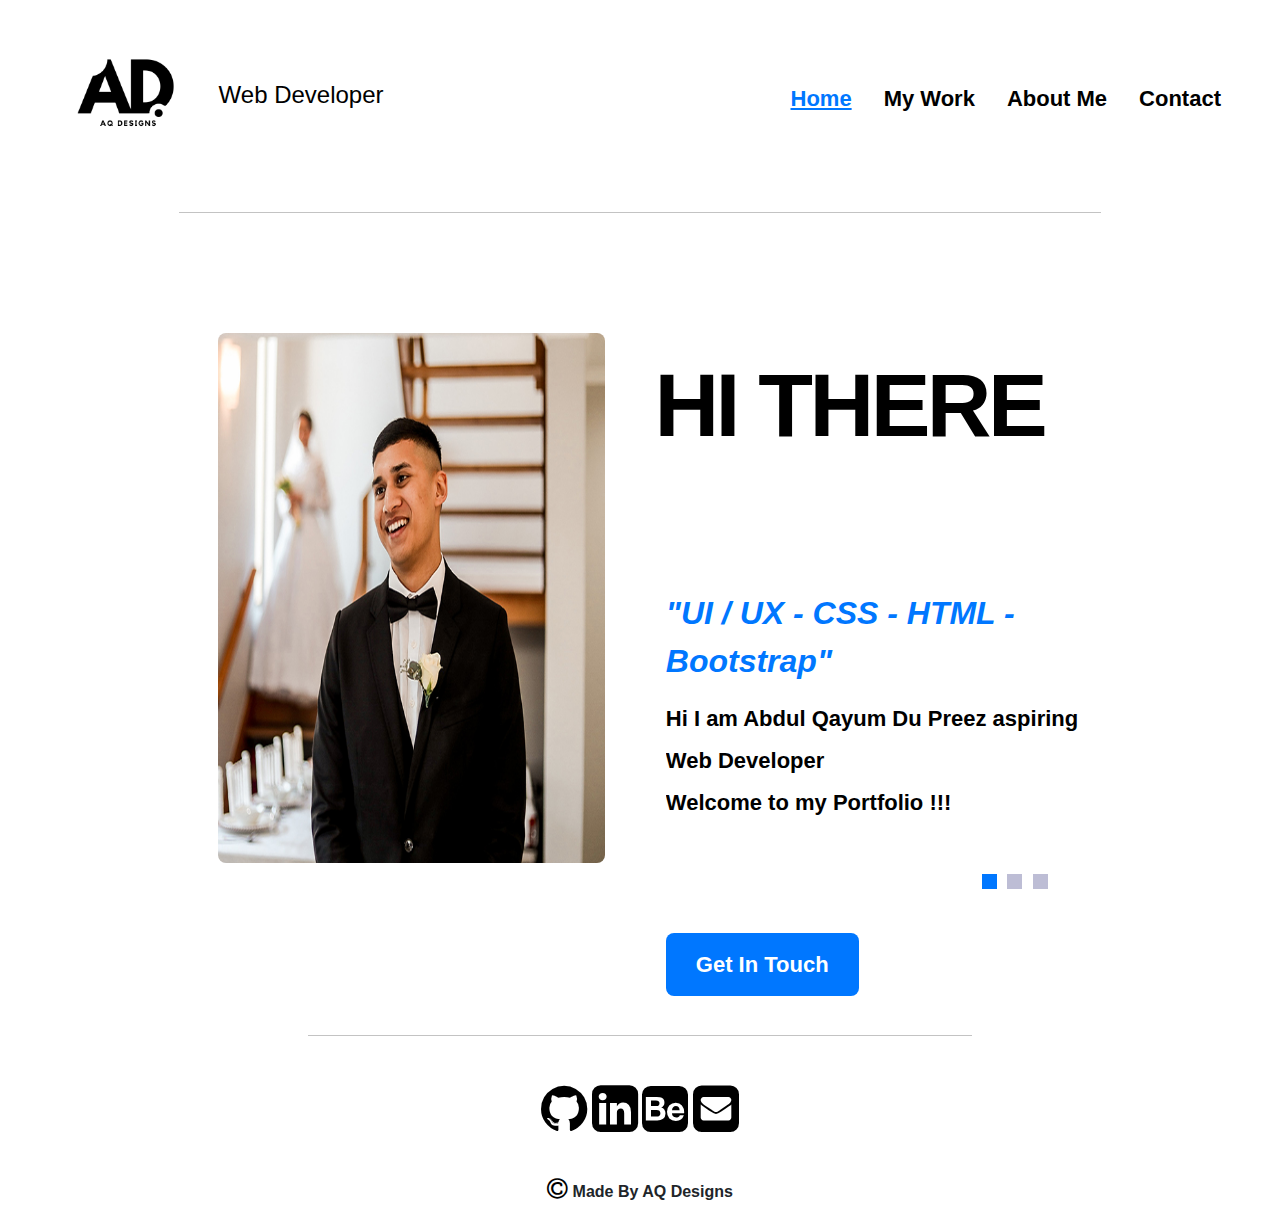
<file: Index.html>
<!DOCTYPE html>
<html>
<head>
    <link href="https://cdn.jsdelivr.net/npm/bootstrap@5.3.3/dist/css/bootstrap.min.css" rel="stylesheet" integrity="sha384-QWTKZyjpPEjISv5WaRU9OFeRpok6YctnYmDr5pNlyT2bRjXh0JMhjY6hW+ALEwIH" crossorigin="anonymous">
    <link rel="stylesheet" href="Styling.css">
    <script src="https://cdn.jsdelivr.net/npm/bootstrap@5.3.3/dist/js/bootstrap.bundle.min.js" integrity="sha384-YvpcrYf0tY3lHB60NNkmXc5s9fDVZLESaAA55NDzOxhy9GkcIdslK1eN7N6jIeHz" crossorigin="anonymous"></script>
    <meta charset="UTF-8" />
    <link rel="stylesheet" href="https://cdnjs.cloudflare.com/ajax/libs/font-awesome/4.7.0/css/font-awesome.min.css">
    <link rel="stylesheet" href="https://stackpath.bootstrapcdn.com/bootstrap/4.5.2/css/bootstrap.min.css">
    <title>AQ Designs</title>
</head>

<!------------------------------------------------------------------------------------------------------------------------------------------------------------------------------------>
      
        <!--Content Start-->
        <!-- Nav -->

<body>
<div class="container-xxl"></div>
   <div class="container-xxl" id="p1">
      
    <nav class="navbar bg-body-tertiary bg-white">
        <div class="container-fluid">
          <a class="navbar-brand" href="Index.html">
            <img src="Images/D.png" alt="Logo" width="170px" height="170px" class="d-inline-block align-text-center">
            <h4 class="d-inline-block align-text-center">Web Developer</h4>
          </a>
          <ul class="nav justify-content-center">
            <li class="nav-item">
              <a class="nav-link active" aria-current="page" href="Index.html">Home</a>
            </li>
            <li class="nav-item">
              <a class="nav-link" href="MyWork.html">My Work</a>
            </li>
            <li class="nav-item">
              <a class="nav-link" href="AboutMe.html">About Me</a>
            </li>
            <li class="nav-item">
              <a class="nav-link" href="Contact.html">Contact</a>
            </li>
          </ul>
        </div>
      </nav>
   </div>
   <div class="navhr"><hr></div>
   
   
   
<!---------------------------------------------------------------------------------------------------------------------------------------------------------------------------------->

                                                       <!--Banner-->

<div class="content-width">
  <div class="slideshow">
  
          <!-- Slideshow Items -->
  
  <div class="slideshow-items">
  <div class="item">
  <div class="item-image-container">
  
    <img class="item-image" src="Images/OpeningImg.jpg" />
  
  </div>
  
          <!-- Staggered Header Elements -->
  
  <div class="item-header">
  
    <span class="vertical-part"><b>H</b></span>
    <span class="vertical-part"><b>I</b></span>
    <span class="vertical-part"><b>&nbsp;</b></span>
    <span class="vertical-part"><b>T</b></span>
    <span class="vertical-part"><b>H</b></span>
    <span class="vertical-part"><b>E</b></span>
    <span class="vertical-part"><b>R</b></span>
    <span class="vertical-part"><b>E</b></span>
   
  
  </div>
  
          <!-- Staggered Description Elements -->
  
  <div class="item-description">
  
    <span class="vertical-part">
    <b style="color:#0077ff;font-style: italic;">
  
      "UI / UX -
      CSS -
      HTML -
      Bootstrap"
  
    </b>
    </span>
                    
    <span class="vertical-part">
    <b style="font-size: 22px;line-height: 42px;">
  
     Hi I am Abdul Qayum Du Preez aspiring Web Developer <br>
     Welcome to my Portfolio !!!
  
    </b>
    </span>   
    <br/>
    <br/>
  
  </div>
  </div>
  
  <div class="item">
  <div class="item-image-container">
  
    <img class="item-image" src="Images/AboutIMG.jpg" />
  
  </div>
                
          <!-- Staggered Header Elements -->
  
  <div class="item-header">
  
    <span class="vertical-part"><b>A</b></span>
    <span class="vertical-part"><b>B</b></span>
    <span class="vertical-part"><b>O</b></span>
    <span class="vertical-part"><b>U</b></span>
    <span class="vertical-part"><b>T</b></span>
   
                
  </div>
  
          <!-- Staggered Description Elements -->
               
  <div class="item-description">
  
    <span class="vertical-part">
    <b style="color:#0077ff;font-style: italic;">
  
      "Creative - analytical - detail-oriented - adaptable"
  
    </b>
    </span>
    <span class="vertical-part">
    <b style="font-size: 20px;line-height: 42px;">
  
      I blend creativity and technical expertise to bring innovative <br>
      ideas to life, creating seamless user experiences.
                 
    </b>
    </span>  
    <br/>
    <br/>   
                
  </div>
  </div>
  
  <div class="item">
  <div class="item-image-container">
  
    <img class="item-image" src="Images/ContactIMG.jpg" />
                
  </div>
                
          <!-- Staggered Header Elements -->
  
  <div class="item-header">
  
    <span class="vertical-part"><b>C</b></span>
    <span class="vertical-part"><b>O</b></span>
    <span class="vertical-part"><b>N</b></span>
    <span class="vertical-part"><b>T</b></span>
    <span class="vertical-part"><b>A</b></span>
    <span class="vertical-part"><b>C</b></span>
    <span class="vertical-part"><b>T</b></span>
    
  
  </div>
  
         <!-- Staggered Description Elements -->
               
  <div class="item-description">
                  
    <span class="vertical-part">
    <b style="color:#0077ff;font-style: italic;">
      
      "LinkedIN -
       GitHub -
       Behance -
       Gmail "
    
    </b>
    </span>
    <span class="vertical-part">
    <b style="font-size: 22px;line-height: 42px;">
                        
      Let's collaborate!<br>
       Reach out to discuss your project ideas or just to connect.
                      
    </b>
    </span> 
    <br/>
    <br/>
    <br/>
    <span class="vertical-part-bottom">
      
      <a href="Contact.html" style="color:white;text-decoration: none;"><button class="button1" style="vertical-align:middle">
  
    <span>
      
       <b>Get In Touch</b>
      
      </span>
    </button></a>
                  
    </span>
                
  </div>
  </div>
  </div>
            
  <div class="controls">
  
    <ul>
                
      <li class="control" data-index="0"></li>
      <li class="control" data-index="1"></li>
      <li class="control" data-index="2"></li>
              
    </ul>
              
  <script src="JavaStuff.js"></script>
        
  </div>
  </div>
  
<!------------------------------------------------------------------------------------------------------------------------------------------------------------------------------------>
      
        <!--Footer Start-->

<div class="text-center">
<hr>

<a href="https://github.com/AbdulQayumDuPreez" ><i class="fa fa-github" style="font-size:54px"></i></a>
<a href="www.linkedin.com/in/abdul-qayum-du-preez-45aa602a3" ><i class="fa fa-linkedin-square" style="font-size:54px"></i></a>
<a href="https://www.behance.net/abdulqdupree" ><i class="fa fa-behance-square" style="font-size:54px"></i></a>
<a href="mailto:aq.dupreez@icloud.com" ><i class="fa fa-envelope-square" style="font-size:54px"></i></a>
<br>
<i class="fa fa-copyright" style="font-size:24px"></i><b>&nbsp;Made By AQ Designs </b>

</div>
</body>
</html>
</file>
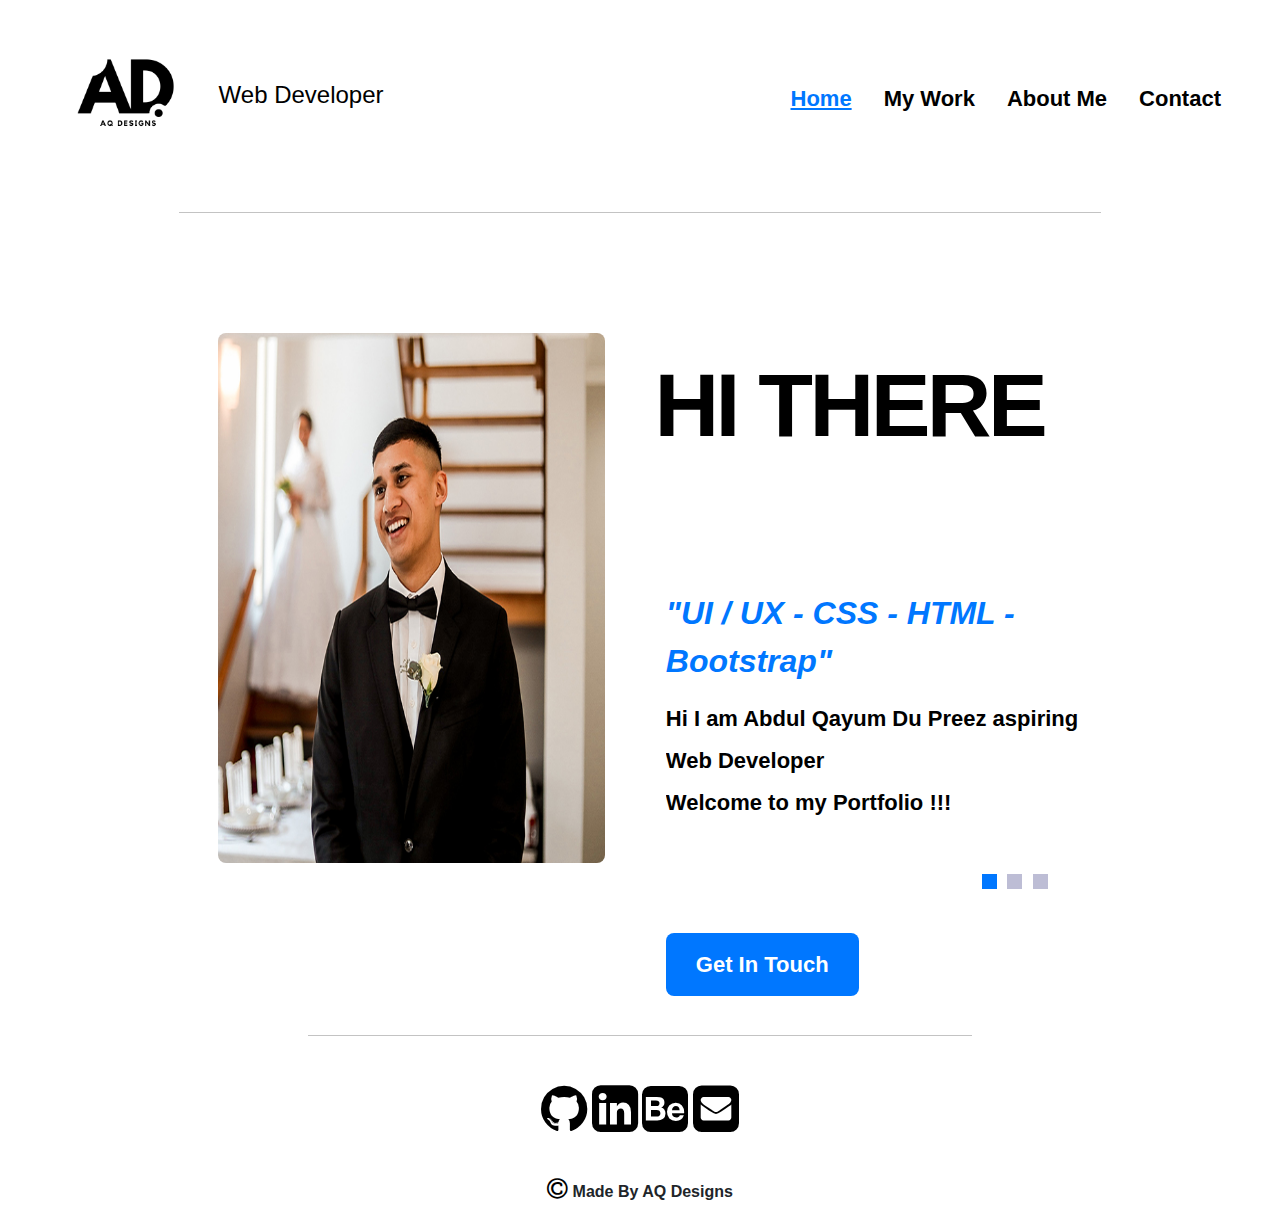
<file: index.html>
<!DOCTYPE html>
<html>
<head>
    <link href="https://cdn.jsdelivr.net/npm/bootstrap@5.3.3/dist/css/bootstrap.min.css" rel="stylesheet" integrity="sha384-QWTKZyjpPEjISv5WaRU9OFeRpok6YctnYmDr5pNlyT2bRjXh0JMhjY6hW+ALEwIH" crossorigin="anonymous">
    <link rel="stylesheet" href="Styling.css">
    <script src="https://cdn.jsdelivr.net/npm/bootstrap@5.3.3/dist/js/bootstrap.bundle.min.js" integrity="sha384-YvpcrYf0tY3lHB60NNkmXc5s9fDVZLESaAA55NDzOxhy9GkcIdslK1eN7N6jIeHz" crossorigin="anonymous"></script>
    <meta charset="UTF-8" />
    <link rel="stylesheet" href="https://cdnjs.cloudflare.com/ajax/libs/font-awesome/4.7.0/css/font-awesome.min.css">
    <link rel="stylesheet" href="https://stackpath.bootstrapcdn.com/bootstrap/4.5.2/css/bootstrap.min.css">
    <title>AQ Designs</title>
</head>

<!------------------------------------------------------------------------------------------------------------------------------------------------------------------------------------>
      
        <!--Content Start-->
        <!-- Nav -->

<body>
<div class="container-xxl"></div>
   <div class="container-xxl" id="p1">
      
    <nav class="navbar bg-body-tertiary bg-white">
        <div class="container-fluid">
          <a class="navbar-brand" href="index.html">
            <img src="Images/D.png" alt="Logo" width="170px" height="170px" class="d-inline-block align-text-center">
            <h4 class="d-inline-block align-text-center">Web Developer</h4>
          </a>
          <ul class="nav justify-content-center">
            <li class="nav-item">
              <a class="nav-link active" aria-current="page" href="index.html">Home</a>
            </li>
            <li class="nav-item">
              <a class="nav-link" href="MyWork.html">My Work</a>
            </li>
            <li class="nav-item">
              <a class="nav-link" href="AboutMe.html">About Me</a>
            </li>
            <li class="nav-item">
              <a class="nav-link" href="Contact.html">Contact</a>
            </li>
          </ul>
        </div>
      </nav>
   </div>
   <div class="navhr"><hr></div>
   
   
   
<!---------------------------------------------------------------------------------------------------------------------------------------------------------------------------------->

                                                       <!--Banner-->

<div class="content-width">
  <div class="slideshow">
  
          <!-- Slideshow Items -->
  
  <div class="slideshow-items">
  <div class="item">
  <div class="item-image-container">
  
    <img class="item-image" src="Images/OpeningImg.jpg" />
  
  </div>
  
          <!-- Staggered Header Elements -->
  
  <div class="item-header">
  
    <span class="vertical-part"><b>H</b></span>
    <span class="vertical-part"><b>I</b></span>
    <span class="vertical-part"><b>&nbsp;</b></span>
    <span class="vertical-part"><b>T</b></span>
    <span class="vertical-part"><b>H</b></span>
    <span class="vertical-part"><b>E</b></span>
    <span class="vertical-part"><b>R</b></span>
    <span class="vertical-part"><b>E</b></span>
   
  
  </div>
  
          <!-- Staggered Description Elements -->
  
  <div class="item-description">
  
    <span class="vertical-part">
    <b style="color:#0077ff;font-style: italic;">
  
      "UI / UX -
      CSS -
      HTML -
      Bootstrap"
  
    </b>
    </span>
                    
    <span class="vertical-part">
    <b style="font-size: 22px;line-height: 42px;">
  
     Hi I am Abdul Qayum Du Preez aspiring Web Developer <br>
     Welcome to my Portfolio !!!
  
    </b>
    </span>   
    <br/>
    <br/>
  
  </div>
  </div>
  
  <div class="item">
  <div class="item-image-container">
  
    <img class="item-image" src="Images/AboutIMG.jpg" />
  
  </div>
                
          <!-- Staggered Header Elements -->
  
  <div class="item-header">
  
    <span class="vertical-part"><b>A</b></span>
    <span class="vertical-part"><b>B</b></span>
    <span class="vertical-part"><b>O</b></span>
    <span class="vertical-part"><b>U</b></span>
    <span class="vertical-part"><b>T</b></span>
   
                
  </div>
  
          <!-- Staggered Description Elements -->
               
  <div class="item-description">
  
    <span class="vertical-part">
    <b style="color:#0077ff;font-style: italic;">
  
      "Creative - analytical - detail-oriented - adaptable"
  
    </b>
    </span>
    <span class="vertical-part">
    <b style="font-size: 20px;line-height: 42px;">
  
      I blend creativity and technical expertise to bring innovative <br>
      ideas to life, creating seamless user experiences.
                 
    </b>
    </span>  
    <br/>
    <br/>   
                
  </div>
  </div>
  
  <div class="item">
  <div class="item-image-container">
  
    <img class="item-image" src="Images/ContactIMG.jpg" />
                
  </div>
                
          <!-- Staggered Header Elements -->
  
  <div class="item-header">
  
    <span class="vertical-part"><b>C</b></span>
    <span class="vertical-part"><b>O</b></span>
    <span class="vertical-part"><b>N</b></span>
    <span class="vertical-part"><b>T</b></span>
    <span class="vertical-part"><b>A</b></span>
    <span class="vertical-part"><b>C</b></span>
    <span class="vertical-part"><b>T</b></span>
    
  
  </div>
  
         <!-- Staggered Description Elements -->
               
  <div class="item-description">
                  
    <span class="vertical-part">
    <b style="color:#0077ff;font-style: italic;">
      
      "LinkedIN -
       GitHub -
       Behance -
       Gmail "
    
    </b>
    </span>
    <span class="vertical-part">
    <b style="font-size: 22px;line-height: 42px;">
                        
      Let's collaborate!<br>
       Reach out to discuss your project ideas or just to connect.
                      
    </b>
    </span> 
    <br/>
    <br/>
    <br/>
    <span class="vertical-part-bottom">
      
      <a href="Contact.html" style="color:white;text-decoration: none;"><button class="button1" style="vertical-align:middle">
  
    <span>
      
       <b>Get In Touch</b>
      
      </span>
    </button></a>
                  
    </span>
                
  </div>
  </div>
  </div>
            
  <div class="controls">
  
    <ul>
                
      <li class="control" data-index="0"></li>
      <li class="control" data-index="1"></li>
      <li class="control" data-index="2"></li>
              
    </ul>
              
  <script src="JavaStuff.js"></script>
        
  </div>
  </div>
  
<!------------------------------------------------------------------------------------------------------------------------------------------------------------------------------------>
      
        <!--Footer Start-->

<div class="text-center">
<hr>

<a href="https://github.com/AbdulQayumDuPreez" ><i class="fa fa-github" style="font-size:54px"></i></a>
<a href="www.linkedin.com/in/abdul-qayum-du-preez-45aa602a3" ><i class="fa fa-linkedin-square" style="font-size:54px"></i></a>
<a href="https://www.behance.net/abdulqdupree" ><i class="fa fa-behance-square" style="font-size:54px"></i></a>
<a href="mailto:aq.dupreez@icloud.com" ><i class="fa fa-envelope-square" style="font-size:54px"></i></a>
<br>
<i class="fa fa-copyright" style="font-size:24px"></i><b>&nbsp;Made By AQ Designs </b>

</div>
</body>
</html>
</file>
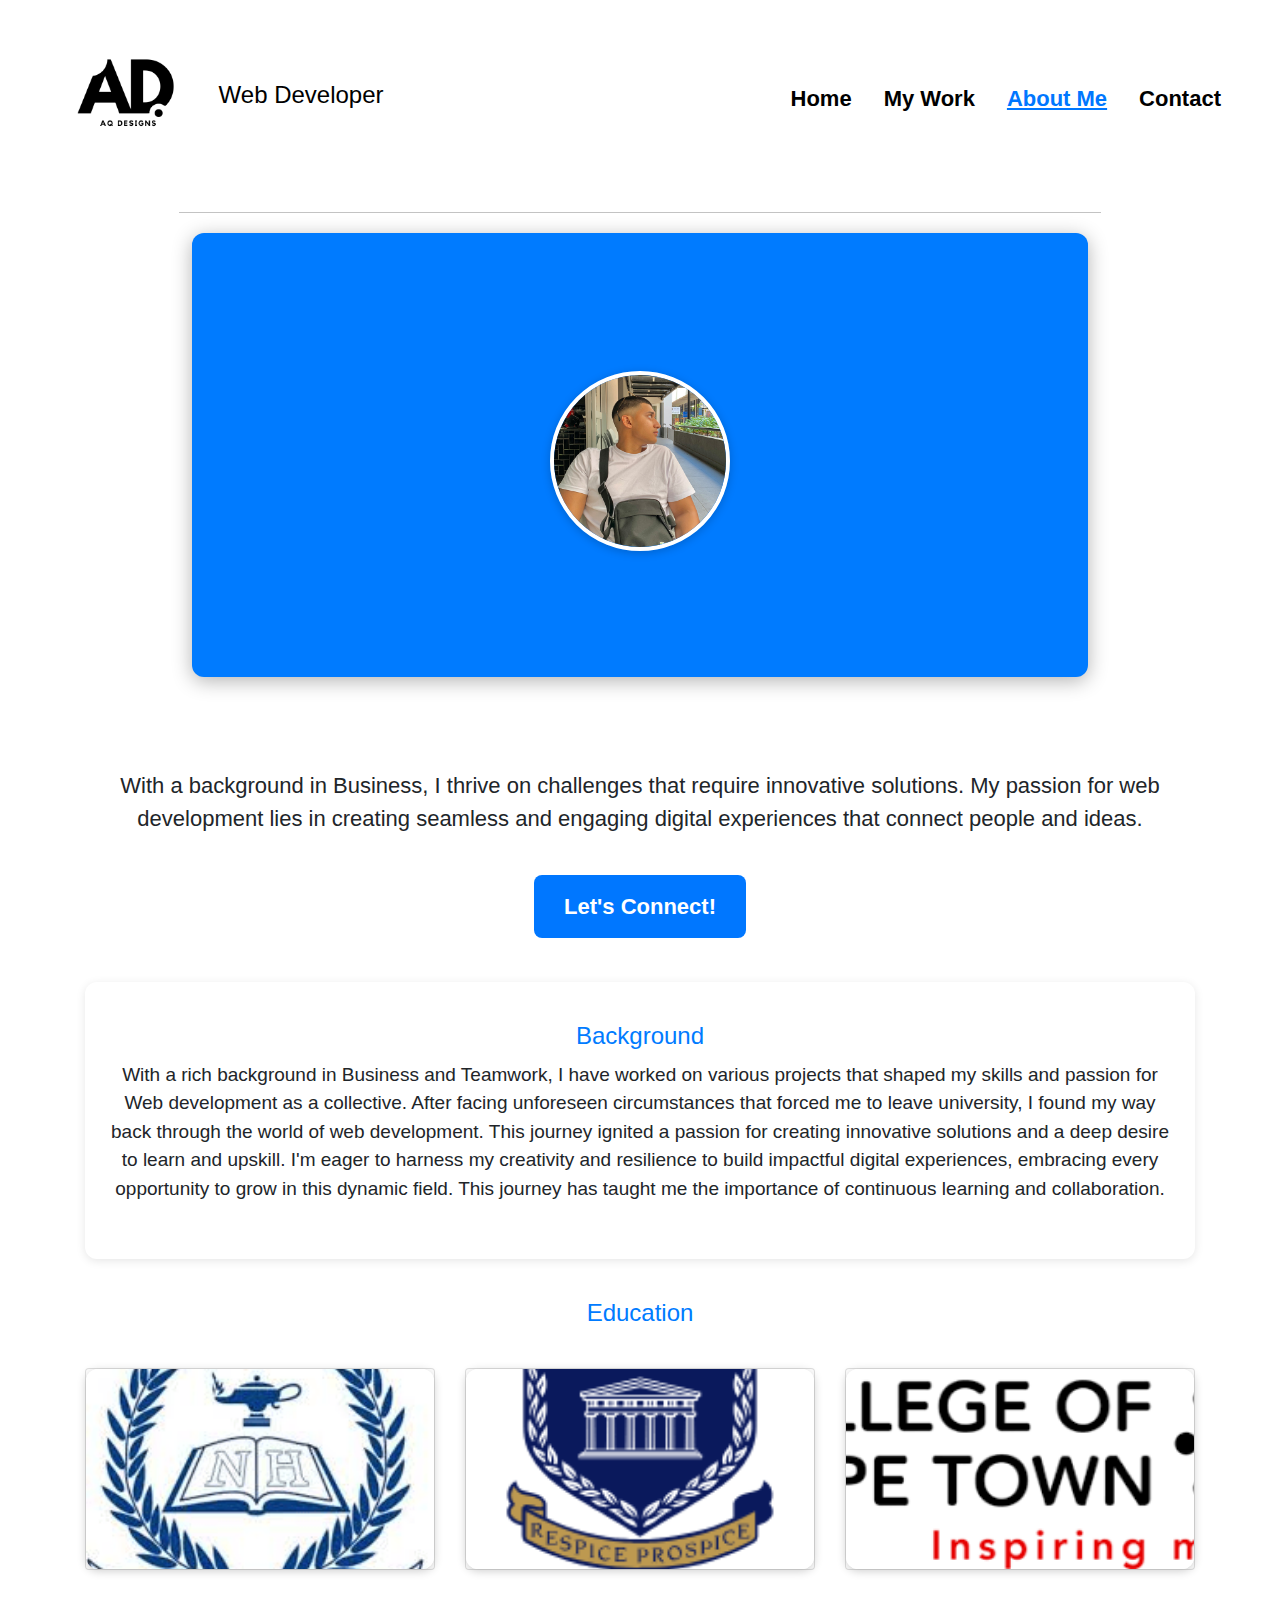
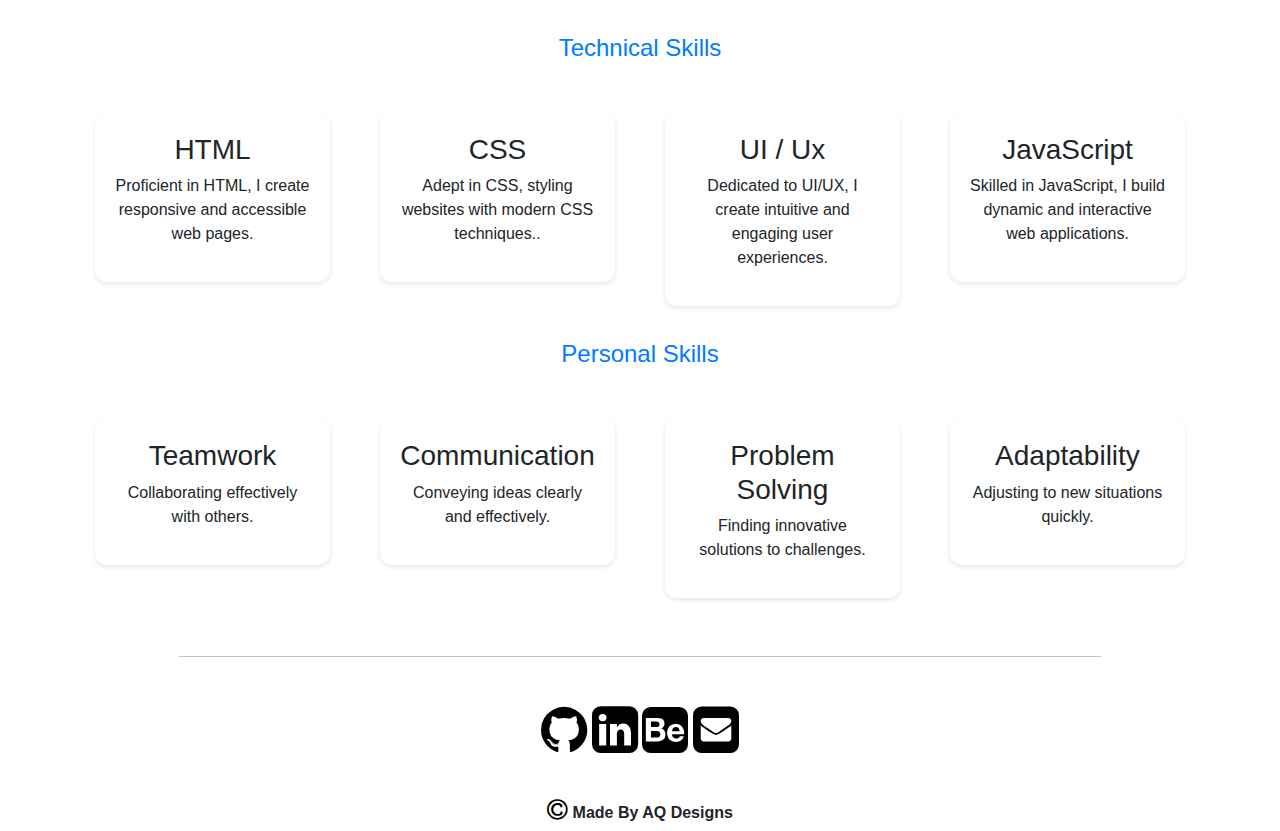
<file: AboutMe.html>
<!DOCTYPE html>
<html>
<head>
    <link href="https://cdn.jsdelivr.net/npm/bootstrap@5.3.3/dist/css/bootstrap.min.css" rel="stylesheet" integrity="sha384-QWTKZyjpPEjISv5WaRU9OFeRpok6YctnYmDr5pNlyT2bRjXh0JMhjY6hW+ALEwIH" crossorigin="anonymous">
    <link rel="stylesheet" href="Styling.css">
    <script src="https://cdn.jsdelivr.net/npm/bootstrap@5.3.3/dist/js/bootstrap.bundle.min.js" integrity="sha384-YvpcrYf0tY3lHB60NNkmXc5s9fDVZLESaAA55NDzOxhy9GkcIdslK1eN7N6jIeHz" crossorigin="anonymous"></script>
    <meta charset="UTF-8" />
    <link rel="stylesheet" href="https://cdnjs.cloudflare.com/ajax/libs/font-awesome/4.7.0/css/font-awesome.min.css">
    <link rel="stylesheet" href="https://stackpath.bootstrapcdn.com/bootstrap/4.5.2/css/bootstrap.min.css">
    <title>About Me</title>
</head>

<!------------------------------------------------------------------------------------------------------------------------------------------------------------------------------------>
      
        <!--Content Start-->

<body>
    <div class="container-xxl"></div>
    <div class="container-xxl" id="p1">
       
     <nav class="navbar bg-body-tertiary bg-white">
         <div class="container-fluid">
           <a class="navbar-brand" href="index.html">
             <img src="Images/D.png" alt="Logo" width="170px" height="170px" class="d-inline-block align-text-center">
             <h4 class="d-inline-block align-text-center">Web Developer</h4>
           </a>
           <ul class="nav justify-content-center">
             <li class="nav-item">
                <a class="nav-link" href="index.html">Home</a>
             </li>
             <li class="nav-item">
                <a class="nav-link" href="MyWork.html">My Work</a>
             </li>
             <li class="nav-item">
               <a class="nav-link active" aria-current="page" href="AboutMe.html">About Me</a>
             </li>
             <li class="nav-item">
               <a class="nav-link" href="Contact.html">Contact</a>
             </li>
           </ul>
         </div>
       </nav>
    </div>
    <div class="navhr"><hr></div>
     
<!--  End of Navigation -->

  <!-- Start of Hero -->
    
        <div class="hero d-flex flex-column align-items-center">
            <div class="d-flex align-items-center">
                <h1 class="mr-2">Abdul Qayum</h1>
                <h1 class="ml-2">Du Preez</h1>
            </div>
            <img src="Images/AboutIMG.jpg" alt="Your Name" class="profile-image mx-2">
            <p style="font-size: 20px;"><b>A passionate developer focused on creating impactful digital experiences.</b></p>
        </div>
    <br>
        <div class="container my-5">
            <div class="about text-center">
                <p style="font-size: 22px;">With a background in Business, I thrive on challenges that require innovative solutions. My passion for web development lies in creating seamless and engaging digital experiences that connect people and ideas.</p>
                <br>
                <a href="Contact.html" style="color:white;text-decoration: none;"><button class="button1" style="vertical-align:middle">
  
                  <span>
                    
                     <b>Let's Connect!</b>
                    
                    </span>
                  </button></a>
            </div>
<br>

    <!-- Background Section -->
    <div class="background-section text-center">
      <h2 class="section-heading">Background</h2>
      <p style="font-size: 19px;">With a rich background in Business and Teamwork, I have worked on various projects that shaped my skills and passion for Web development as a collective.
         After facing unforeseen circumstances that forced me to leave university, I found my way back through the world of web development. 
         This journey ignited a passion for creating innovative solutions and a deep desire to learn and upskill. I'm eager to harness my creativity and resilience to build impactful digital experiences, embracing every opportunity to grow in this dynamic field.
         This journey has taught me the importance of continuous learning and collaboration.</p>
  </div>
            <!-- Education Section -->
            <div class="education-section">
                <h2 class="section-heading">Education</h2>
                <div class="row justify-content-center">
                    <div class="col-md-4">
                        <div class="card mb-4">
                            <div class="card-inner">
                                <div class="card-front" style="background-image: url('Images/HighSchool.png');">
                                   
                                </div>
                                <div class="card-back">
                                  <h3>Norman Hensilhood High School</h3>
                                    <h4>Matric-Bachelors</h4>
                                    
                                </div>
                            </div>
                        </div>
                    </div>
                    <div class="col-md-4">
                        <div class="card mb-4">
                            <div class="card-inner">
                                <div class="card-front" style="background-image: url('Images/Uni1.png');">
                                   
                                </div>
                                <div class="card-back">
                                  <h3>University of The Western Cape</h3>
                                    <h4>1st Year BCom</h4>
                                  
                                </div>
                            </div>
                        </div>
                    </div>
                    <div class="col-md-4">
                        <div class="card mb-4">
                            <div class="card-inner">
                                <div class="card-front" style="background-image: url('Images/Uni2.png');">
                                    
                                </div>
                                <div class="card-back">
                                  <h3>College Of Cape Town</h3>
                                    <h4>MSITA Web Development</h4>
                                    <h4>Google Cybersecurity Certificate</h4>

                                </div>
                            </div>
                        </div>
                    </div>
                </div>
            </div>
    
            <!-- Skills Section -->
            <div class="skills-section my-4">
                <h2 class="section-heading">Technical Skills</h2>
                <div class="row justify-content-center">
                    <div class="col-md-3">
                        <div class="skills-card">
                            <h3>HTML</h3>
                            <p>Proficient in HTML, I create responsive and accessible web pages.</p>
                        </div>
                    </div>
                    <div class="col-md-3">
                        <div class="skills-card">
                            <h3>CSS</h3>
                            <p>Adept in CSS, styling websites with modern CSS techniques..</p>
                        </div>
                    </div>
                    <div class="col-md-3">
                        <div class="skills-card">
                            <h3>UI / Ux</h3>
                            <p>Dedicated to UI/UX, I create intuitive and engaging user experiences.</p>
                        </div>
                    </div>
                    <div class="col-md-3">
                        <div class="skills-card">
                            <h3>JavaScript</h3>
                            <p>Skilled in JavaScript, I build dynamic and interactive web applications.</p>
                        </div>
                    </div>
                </div>
            </div>
    
            <div class="skills-section my-4">
                <h2 class="section-heading">Personal Skills</h2>
                <div class="row justify-content-center">
                    <div class="col-md-3">
                        <div class="skills-card">
                            <h3>Teamwork</h3>
                            <p>Collaborating effectively with others.</p>
                        </div>
                    </div>
                    <div class="col-md-3">
                        <div class="skills-card">
                            <h3>Communication</h3>
                            <p>Conveying ideas clearly and effectively.</p>
                        </div>
                    </div>
                    <div class="col-md-3">
                        <div class="skills-card">
                            <h3>Problem Solving</h3>
                            <p>Finding innovative solutions to challenges.</p>
                        </div>
                    </div>
                    <div class="col-md-3">
                        <div class="skills-card">
                            <h3>Adaptability</h3>
                            <p>Adjusting to new situations quickly.</p>
                        </div>
                    </div>
                </div>
            </div>
        </div>
    

<!------------------------------------------------------------------------------------------------------------------------------------------------------------------------------------>
      
        <!--Footer Start-->        
    

        <div class="text-center">
            <hr>
            
            <a href="https://github.com/AbdulQayumDuPreez" ><i class="fa fa-github" style="font-size:54px"></i></a>
            <a href="www.linkedin.com/in/abdul-qayum-du-preez-45aa602a3" ><i class="fa fa-linkedin-square" style="font-size:54px"></i></a>
            <a href="https://www.behance.net/abdulqdupree" ><i class="fa fa-behance-square" style="font-size:54px"></i></a>
            <a href="mailto:aq.dupreez@icloud.com" ><i class="fa fa-envelope-square" style="font-size:54px"></i></a>
            <br>
            <i class="fa fa-copyright" style="font-size:24px"></i><b>&nbsp;Made By AQ Designs </b>
            
            </div>
            </body>
            </html>
</file>
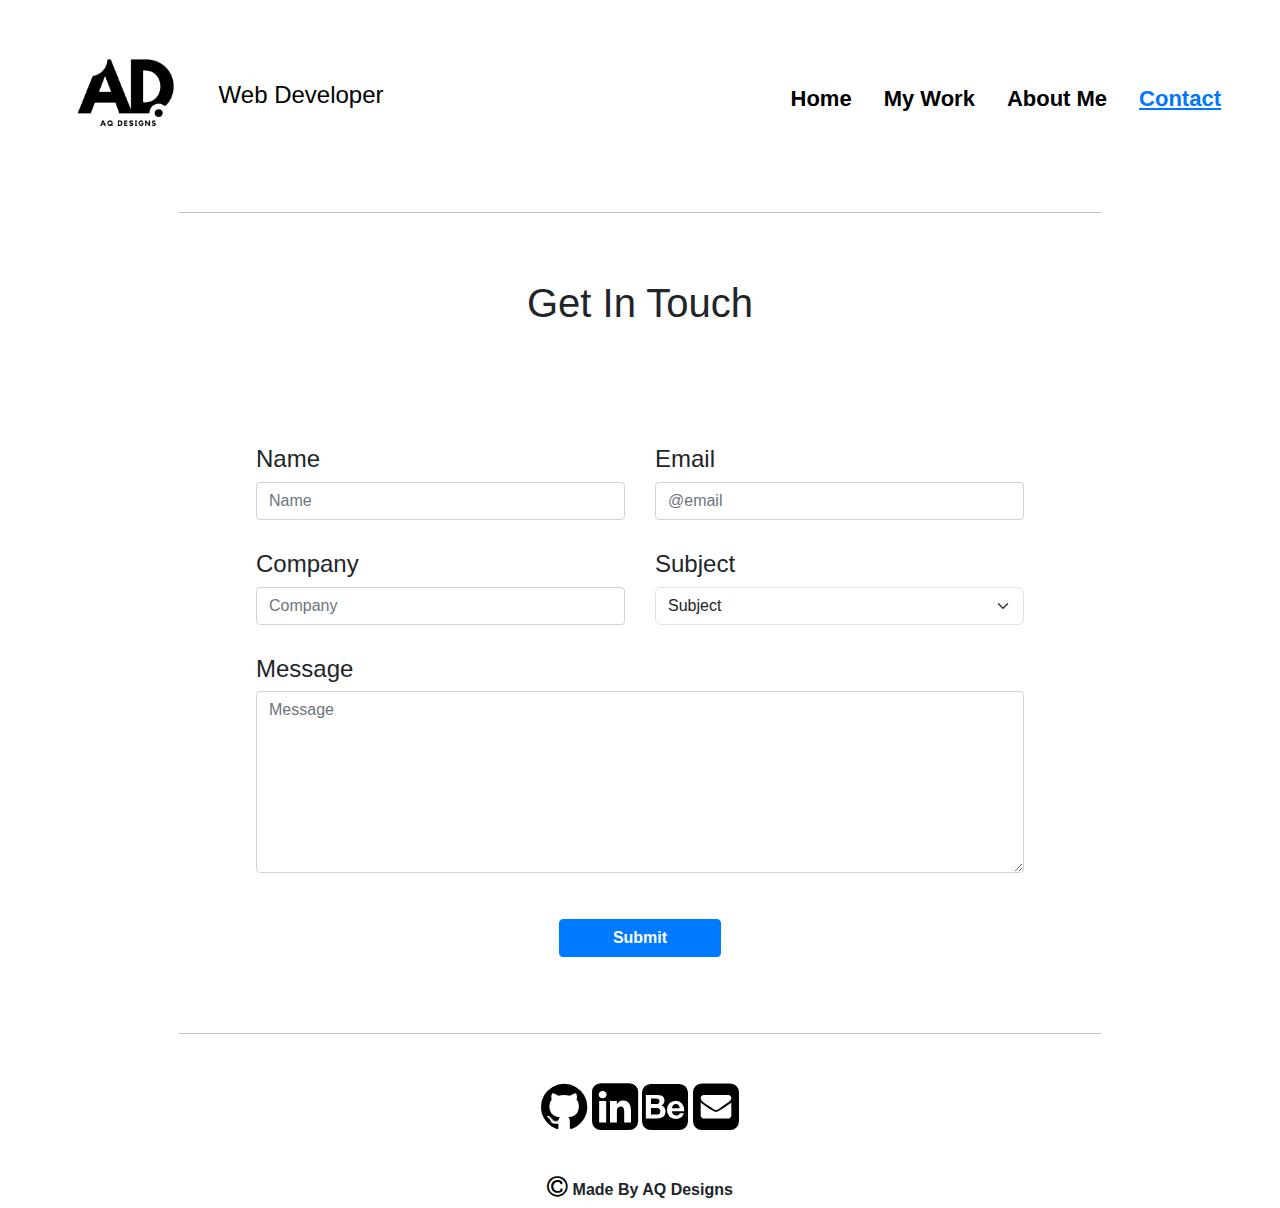
<file: Contact.html>
<!DOCTYPE html>
<html>
<head>
    <link href="https://cdn.jsdelivr.net/npm/bootstrap@5.3.3/dist/css/bootstrap.min.css" rel="stylesheet" integrity="sha384-QWTKZyjpPEjISv5WaRU9OFeRpok6YctnYmDr5pNlyT2bRjXh0JMhjY6hW+ALEwIH" crossorigin="anonymous">
    <link rel="stylesheet" href="Styling.css">
    <script src="https://cdn.jsdelivr.net/npm/bootstrap@5.3.3/dist/js/bootstrap.bundle.min.js" integrity="sha384-YvpcrYf0tY3lHB60NNkmXc5s9fDVZLESaAA55NDzOxhy9GkcIdslK1eN7N6jIeHz" crossorigin="anonymous"></script>
    <meta charset="UTF-8" />
    <link rel="stylesheet" href="https://cdnjs.cloudflare.com/ajax/libs/font-awesome/4.7.0/css/font-awesome.min.css">
    <link rel="stylesheet" href="https://stackpath.bootstrapcdn.com/bootstrap/4.5.2/css/bootstrap.min.css">
    <title>AQ Designs</title>
</head>

<!------------------------------------------------------------------------------------------------------------------------------------------------------------------------------------>
      
        <!--Content Start-->

<body>
<div class="container-xxl"></div>
   <div class="container-xxl" id="p1">
      
    <nav class="navbar bg-body-tertiary bg-white">
        <div class="container-fluid">
          <a class="navbar-brand" href="index.html">
            <img src="Images/D.png" alt="Logo" width="170px" height="170px" class="d-inline-block align-text-center">
            <h4 class="d-inline-block align-text-center">Web Developer</h4>
          </a>
          <ul class="nav justify-content-center">
            <li class="nav-item">
              <a class="nav-link " href="index.html">Home</a>
            </li>
            <li class="nav-item">
              <a class="nav-link" href="MyWork.html">My Work</a>
            </li>
            <li class="nav-item">
              <a class="nav-link" href="AboutMe.html">About Me</a>
            </li>
            <li class="nav-item">
              <a class="nav-link active" aria-current="page" href="Contact.html">Contact</a>
            </li>
          </ul>
        </div>
      </nav>
    </div>
    <div class="navhr"><hr></div>

      <form action="https://api.web3forms.com/submit" method="POST" class="content-width1">

   <h1 style="text-align: center;padding-top: 50px;padding-bottom: 80px;"> Get In Touch </h1>
   
   <input type="hidden" name="access_key" value="237c5687-9623-4e89-8fe5-d42a999c1be3">
   
   <div class="row g-3">
    <div class="col">
      <h4>Name</h4>
      <input type="text" class="form-control" placeholder="Name" aria-label="Name" name="name" required>
    </div>
    <div class="col">
      <h4>Email</h4>
      <input type="email" class="form-control" placeholder="@email" aria-label="email" name="email" required>
    </div>
    </div>

    <div class="row g-3">
      <div class="col">
        <h4>Company</h4>
        <input type="text" class="form-control" placeholder="Company" aria-label="Company" name="Company" required>
      </div>
      <div class="col">
        <h4>Subject</h4>
        <select class="form-select" aria-label="Subject" name="Subject" required>
          <option selected>Subject</option>
          <option value="Learnernship / Internship">Learnernship / Internship</option>
          <option value="Work Oppurtunity">Work Oppurtunity</option>
          <option value="Miscellaneous">Miscellaneous</option>
        </select>
      </div>
   </div>

  <div class="mb-3">
    <h4>Message</h4>
    <textarea class="form-control" name="message" rows="7" placeholder="Message" required></textarea>
  </div>
  
  <div class="d-grid gap-2 col-3 mx-auto">
    
    <button class="btn btn-primary" type="submit"><b>Submit</b></button>

  </div>
</form>

</div>

<!------------------------------------------------------------------------------------------------------------------------------------------------------------------------------------>
      
        <!--Footer Start-->

        
<div class="text-center">
<hr>

<a href="https://github.com/AbdulQayumDuPreez" ><i class="fa fa-github" style="font-size:54px"></i></a>
<a href="www.linkedin.com/in/abdul-qayum-du-preez-45aa602a3" ><i class="fa fa-linkedin-square" style="font-size:54px"></i></a>
<a href="https://www.behance.net/abdulqdupree" ><i class="fa fa-behance-square" style="font-size:54px"></i></a>
<a href="mailto:aq.dupreez@icloud.com" ><i class="fa fa-envelope-square" style="font-size:54px"></i></a>
<br>
<i class="fa fa-copyright" style="font-size:24px"></i><b>&nbsp;Made By AQ Designs </b>

</div>
</body>
</html>
</file>
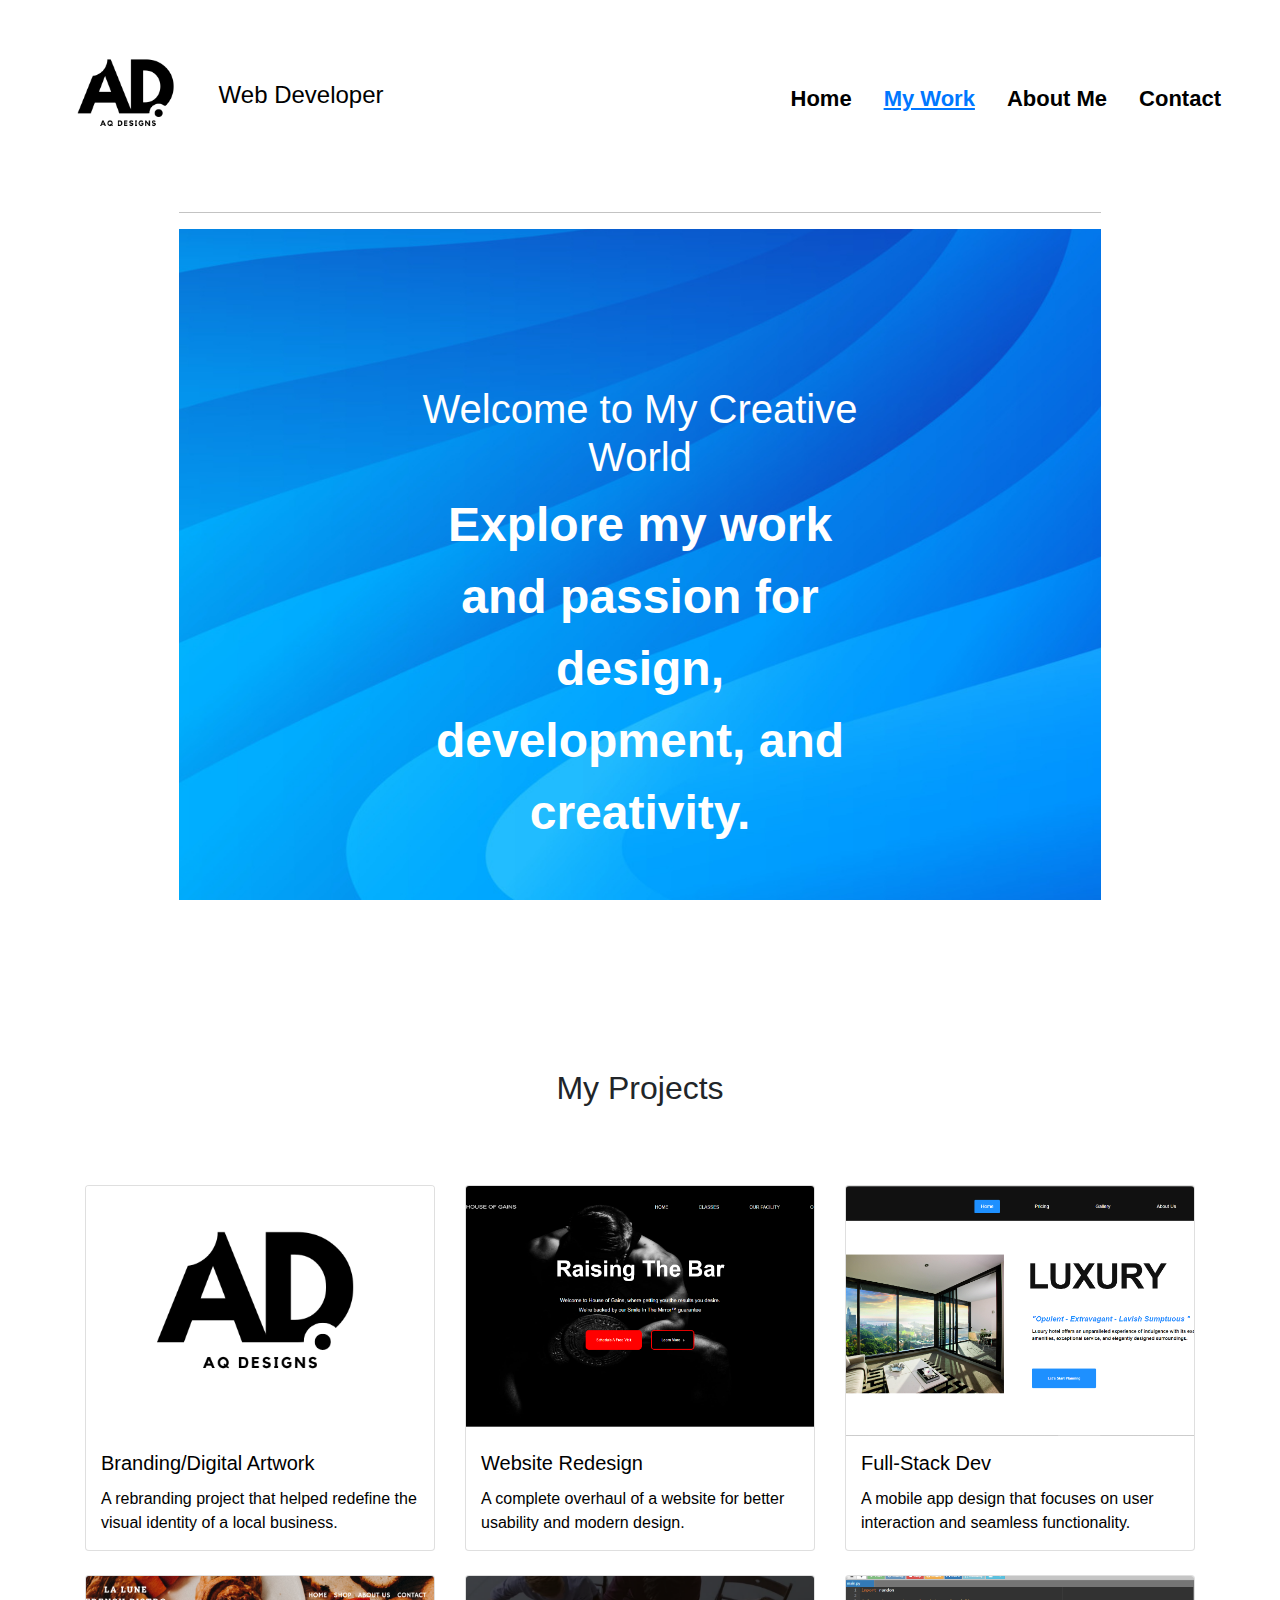
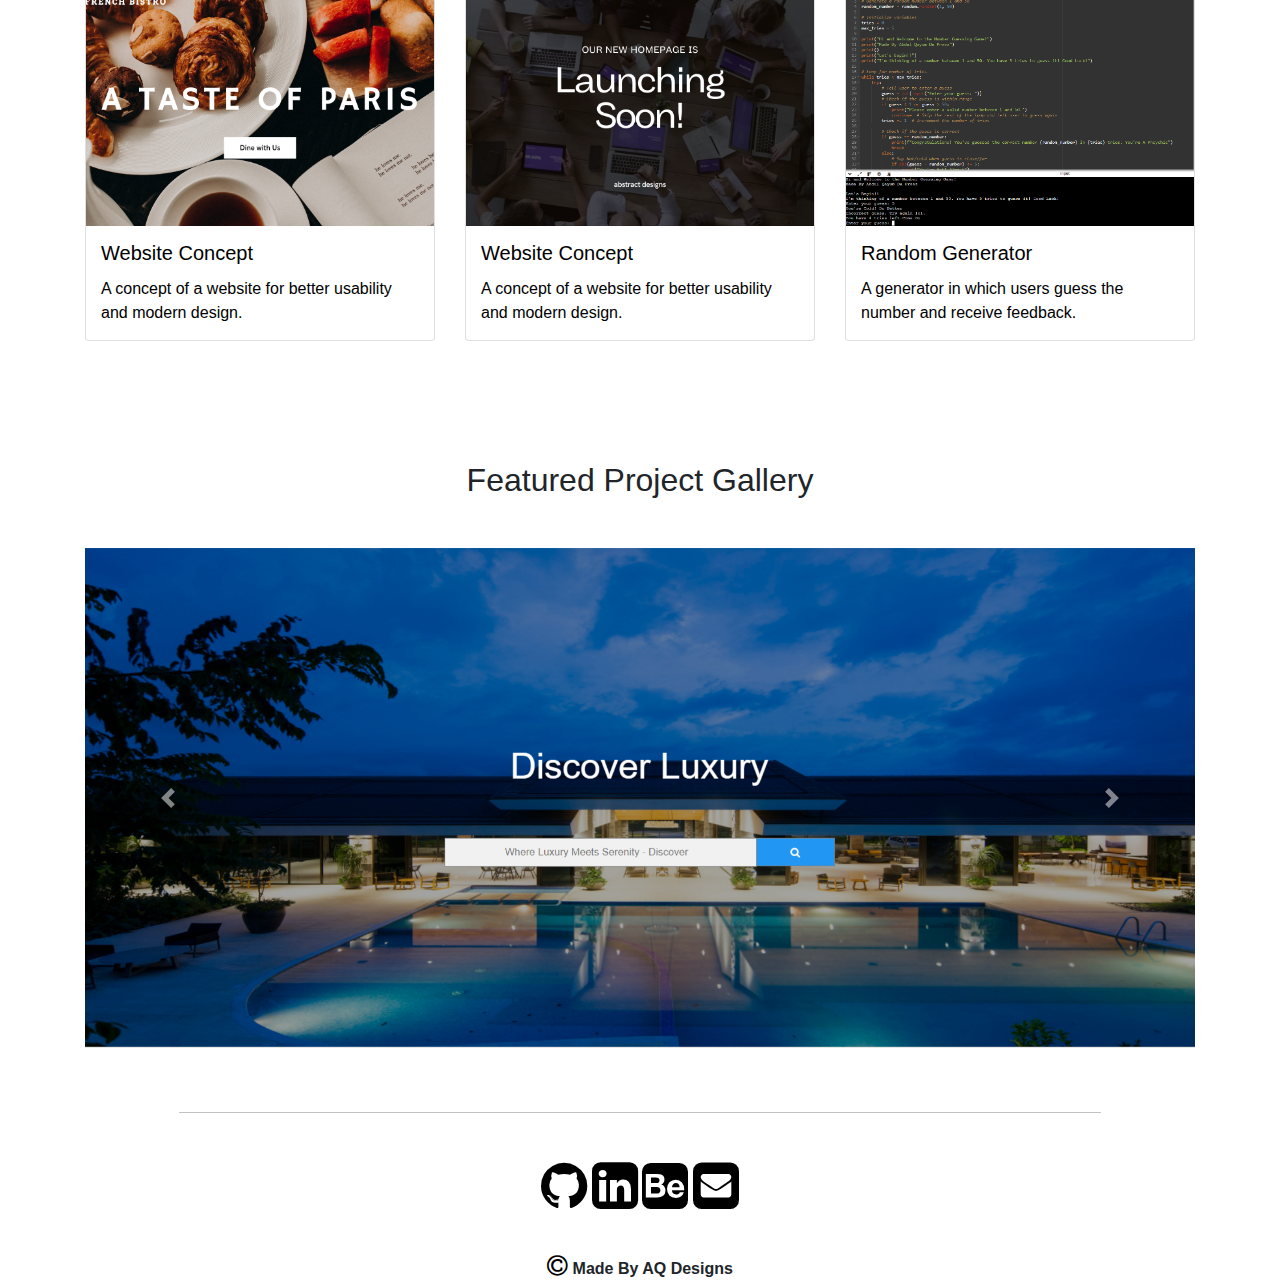
<file: MyWork.html>
<!DOCTYPE html>
<html>
<head>
    <link href="https://cdn.jsdelivr.net/npm/bootstrap@5.3.3/dist/css/bootstrap.min.css" rel="stylesheet" integrity="sha384-QWTKZyjpPEjISv5WaRU9OFeRpok6YctnYmDr5pNlyT2bRjXh0JMhjY6hW+ALEwIH" crossorigin="anonymous">
    <link rel="stylesheet" href="Styling.css">
    <script src="https://cdn.jsdelivr.net/npm/bootstrap@5.3.3/dist/js/bootstrap.bundle.min.js" integrity="sha384-YvpcrYf0tY3lHB60NNkmXc5s9fDVZLESaAA55NDzOxhy9GkcIdslK1eN7N6jIeHz" crossorigin="anonymous"></script>
    <meta charset="UTF-8" />
    <link rel="stylesheet" href="https://cdnjs.cloudflare.com/ajax/libs/font-awesome/4.7.0/css/font-awesome.min.css">
    <link rel="stylesheet" href="https://stackpath.bootstrapcdn.com/bootstrap/4.5.2/css/bootstrap.min.css">
    <title>AQ Designs</title>
</head>

<!------------------------------------------------------------------------------------------------------------------------------------------------------------------------------------>
      
        <!--Nav Start-->

<body>
<div class="container-xxl"></div>
   <div class="container-xxl" id="p1">
      
    <nav class="navbar bg-body-tertiary bg-white">
        <div class="container-fluid">
          <a class="navbar-brand" href="index.html">
            <img src="Images/D.png" alt="Logo" width="170px" height="170px" class="d-inline-block align-text-center">
            <h4 class="d-inline-block align-text-center">Web Developer</h4>
          </a>
          <ul class="nav justify-content-center">
            <li class="nav-item">
              <a class="nav-link" href="index.html">Home</a>
            </li>
            <li class="nav-item">
              <a class="nav-link active" aria-current="page" href="MyWork.html">My Work</a>
            </li>
            <li class="nav-item">
              <a class="nav-link" href="AboutMe.html">About Me</a>
            </li>
            <li class="nav-item">
              <a class="nav-link" href="Contact.html">Contact</a>
            </li>
          </ul>
        </div>
      </nav>
   </div>
   <div class="navhr"><hr></div>
   
   
   
<!---------------------------------------------------------------------------------------------------------------------------------------------------------------------------------->
                              <!--Content start-->
<body>

 <!-- Parallax Section -->
 <section id="home" class="parallax">
  <div class="parallax-content">
      <h1>Welcome to My Creative World</h1>
      <p>Explore my work and passion for design, development, and creativity.</p>
  </div>
</section>

<!-- Projects Section -->
<section id="projects" class="container py-5">
  <h2 class="text-center mb-5">My Projects</h2>
  <div class="row">
      <!-- Project 1 -->
      <div class="col-md-4 mb-4">
          <div class="card project-card">
            <a href="Project1.html" style="color: black;text-decoration: none;"><img src="Images/D.png" class="card-img-top" alt="Project 1">
              <div class="card-body">
                  <h5 class="card-title">Branding/Digital Artwork</h5>
                  <p class="card-text">A rebranding project that helped redefine the visual identity of a local business.</p></a>
              </div>
          </div>
      </div>
      <!-- Project 2 -->
      <div class="col-md-4 mb-4">
          <div class="card project-card">
            <a href="Project2.html" style="color: black;text-decoration: none;"><img src="Images/Gym.jpg" class="card-img-top" alt="Project 2">
              <div class="card-body">
                  <h5 class="card-title">Website Redesign</h5>
                  <p class="card-text">A complete overhaul of a website for better usability and modern design.</p></a>
              </div>
          </div>
      </div>
      <!-- Project 3 -->
      <div class="col-md-4 mb-4">
          <div class="card project-card">
              <a href=" https://abdulqayumdupreez.github.io/Airline-Concept/" style="color: black;text-decoration: none;"><img src="Images/Travel.jpg" class="card-img-top" alt="Project 3">
              <div class="card-body">
                  <h5 class="card-title">Full-Stack Dev</h5>
                  <p class="card-text">A mobile app design that focuses on user interaction and seamless functionality.</p></a> 
              </div>
          </div>
      </div>
      <!-- Project 4 -->
      <div class="col-md-4 mb-4">
        <div class="card project-card">
            <a href="Project4.html" style="color: black;text-decoration: none;"><img src="Images/Home.png" class="card-img-top" alt="Project 4">
            <div class="card-body">
                <h5 class="card-title">Website Concept</h5>
                <p class="card-text">A concept of a website for better usability and modern design.</p></a>
            </div>
        </div>
    </div>
    <!-- Project 5 -->
    <div class="col-md-4 mb-4">
      <div class="card project-card">
          <a href="Project5.html" style="color: black;text-decoration: none;"><img src="Images/Home2.png" class="card-img-top" alt="Project 5">
          <div class="card-body">
              <h5 class="card-title">Website Concept</h5>
              <p class="card-text">A concept of a website for better usability and modern design.</p></a>
          </div>
      </div>
  </div>
   <!-- Project 6 -->
   <div class="col-md-4 mb-4">
    <div class="card project-card">
        <a href="Project6.html" style="color: black;text-decoration: none;"><img src="Images/Python.jpg" class="card-img-top" alt="Project 5">
        <div class="card-body">
            <h5 class="card-title">Random Generator</h5>
            <p class="card-text">A generator in which users guess the number and receive feedback.</p></a>
        </div>
    </div>
</div>
  </div>
</section>

<!-- Project slideshow Section -->
<section id="carouselSection" class="container py-5">
  <h2 class="text-center mb-5">Featured Project Gallery</h2>
  <div id="carouselExample" class="carousel slide" data-bs-ride="carousel">
      <div class="carousel-inner">
          <div class="carousel-item active">
              <img src="Images/Capture.PNG" class="d-block w-100" alt="Carousel Image 1">
          </div>
          <div class="carousel-item">
              <img src="Images/Facility.jpg" class="d-block w-100" alt="Carousel Image 2">
          </div>
          <div class="carousel-item">
              <img src="Images/Untitled-1.jpg" class="d-block w-100" alt="Carousel Image 3">
          </div>
          <div class="carousel-item">
            <img src="Images/Logo2.png" class="d-block w-100" alt="Carousel Image 4">
        </div>
        <div class="carousel-item">
          <img src="Images/Pricing.jpg" class="d-block w-100" alt="Carousel Image 5">
      </div>
      <div class="carousel-item">
        <img src="Images/Contact.png" class="d-block w-100" alt="Carousel Image 6">
    </div>
    <div class="carousel-item">
      <img src="Images/capture1.PNG" class="d-block w-100" alt="Carousel Image 6">
  </div>
      </div>
      <button class="carousel-control-prev" type="button" data-bs-target="#carouselExample" data-bs-slide="prev">
          <span class="carousel-control-prev-icon" aria-hidden="true"></span>
          <span class="visually-hidden">Previous</span>
      </button>
      <button class="carousel-control-next" type="button" data-bs-target="#carouselExample" data-bs-slide="next">
          <span class="carousel-control-next-icon" aria-hidden="true"></span>
          <span class="visually-hidden">Next</span>
      </button>
  </div>
</section>


<script src="https://cdn.jsdelivr.net/npm/@popperjs/core@2.11.6/dist/umd/popper.min.js" integrity="sha384-oBqDVmMz4fnFO9gybU7vsB2u12g9l7xS8gDk8l1Kb3uBjsDeJ6gD5wL9LlyF0Xk7x" crossorigin="anonymous"></script>
<script src="https://cdn.jsdelivr.net/npm/bootstrap@5.3.0-alpha1/dist/js/bootstrap.min.js" integrity="sha384-pzjw8f+ua7Kw1TIq0fM3bbIb2y4p5Fh5J6y8tRj8RZCk5v3HRz1hxXjwH8xDmnM1" crossorigin="anonymous"></script>
        
  </div>
  </div>
  
<!------------------------------------------------------------------------------------------------------------------------------------------------------------------------------------>
      
        <!--Footer Start-->


<div class="text-center">
<hr>

<a href="https://github.com/AbdulQayumDuPreez" ><i class="fa fa-github" style="font-size:54px"></i></a>
<a href="www.linkedin.com/in/abdul-qayum-du-preez-45aa602a3" ><i class="fa fa-linkedin-square" style="font-size:54px"></i></a>
<a href="https://www.behance.net/abdulqdupree" ><i class="fa fa-behance-square" style="font-size:54px"></i></a>
<a href="mailto:aq.dupreez@icloud.com" ><i class="fa fa-envelope-square" style="font-size:54px"></i></a>
<br>
<i class="fa fa-copyright" style="font-size:24px"></i><b>&nbsp;Made By AQ Designs </b>

</div>
</body>
</html>
</file>
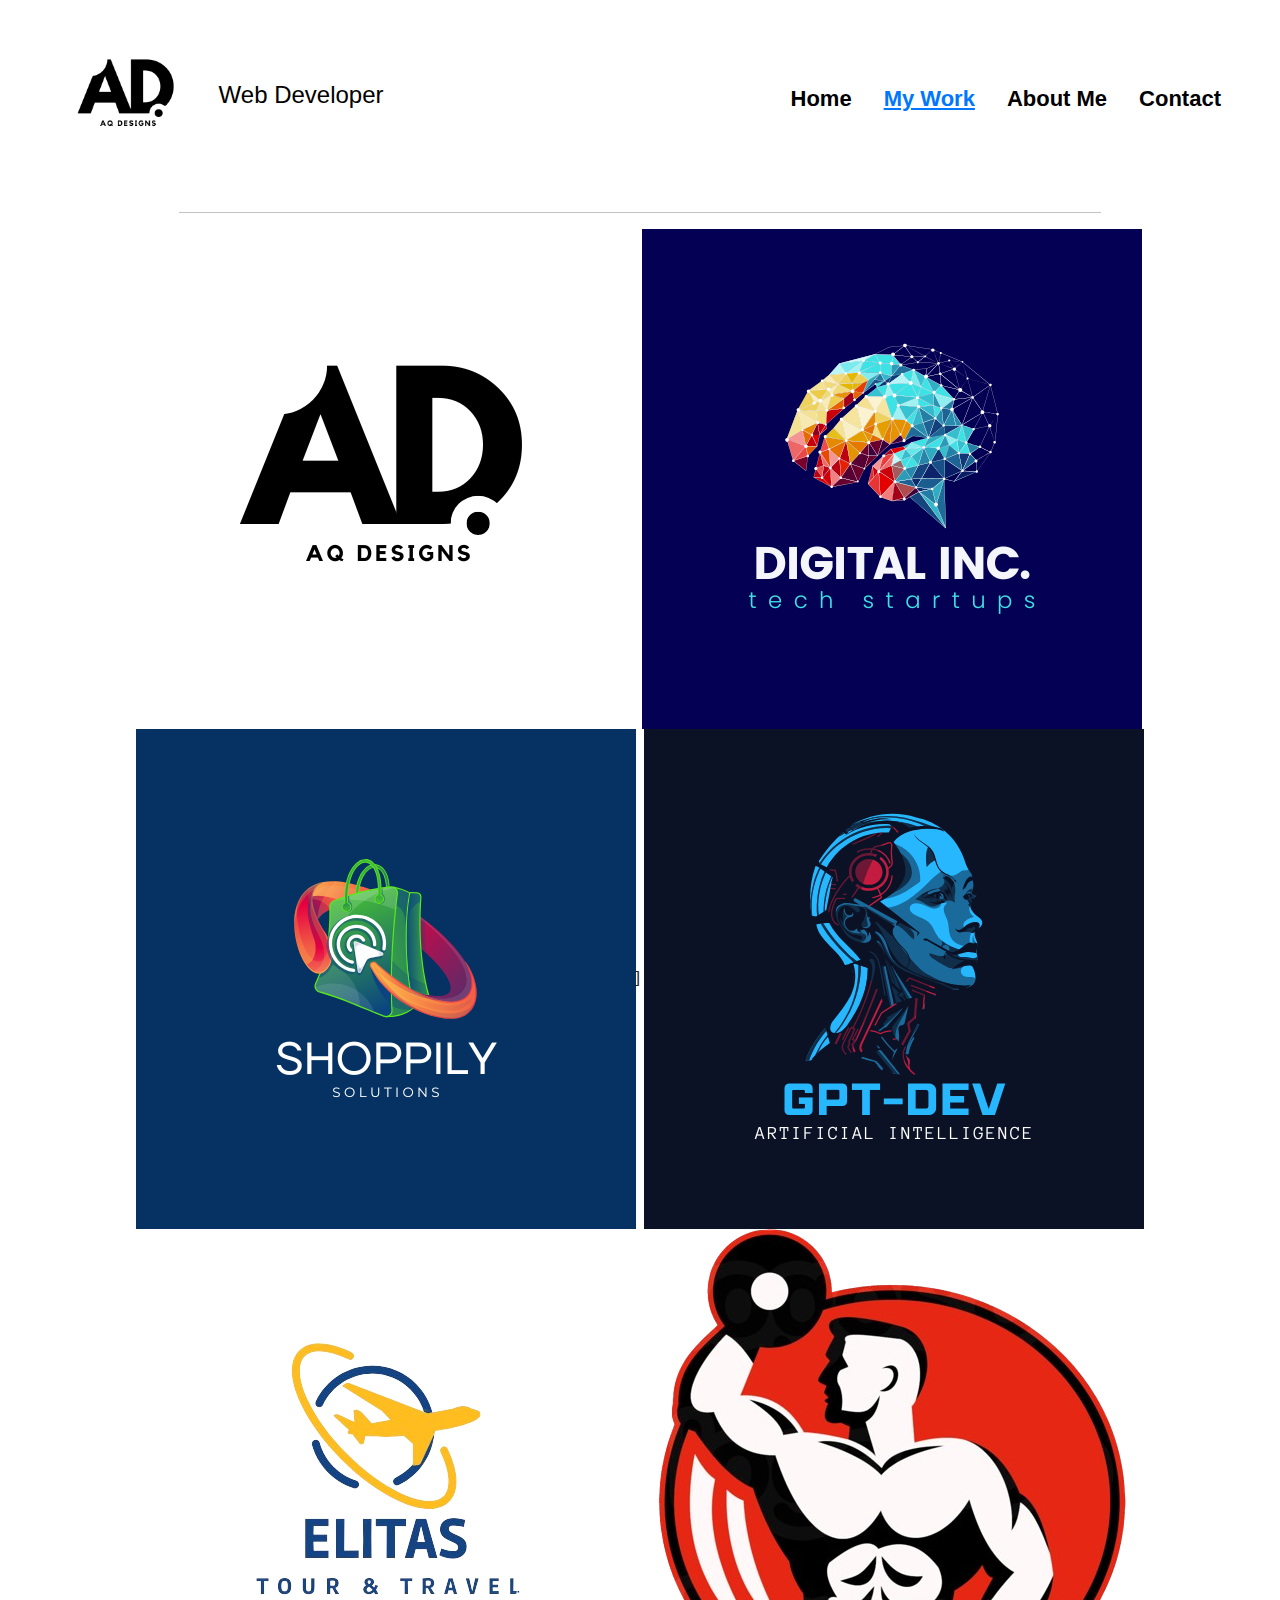
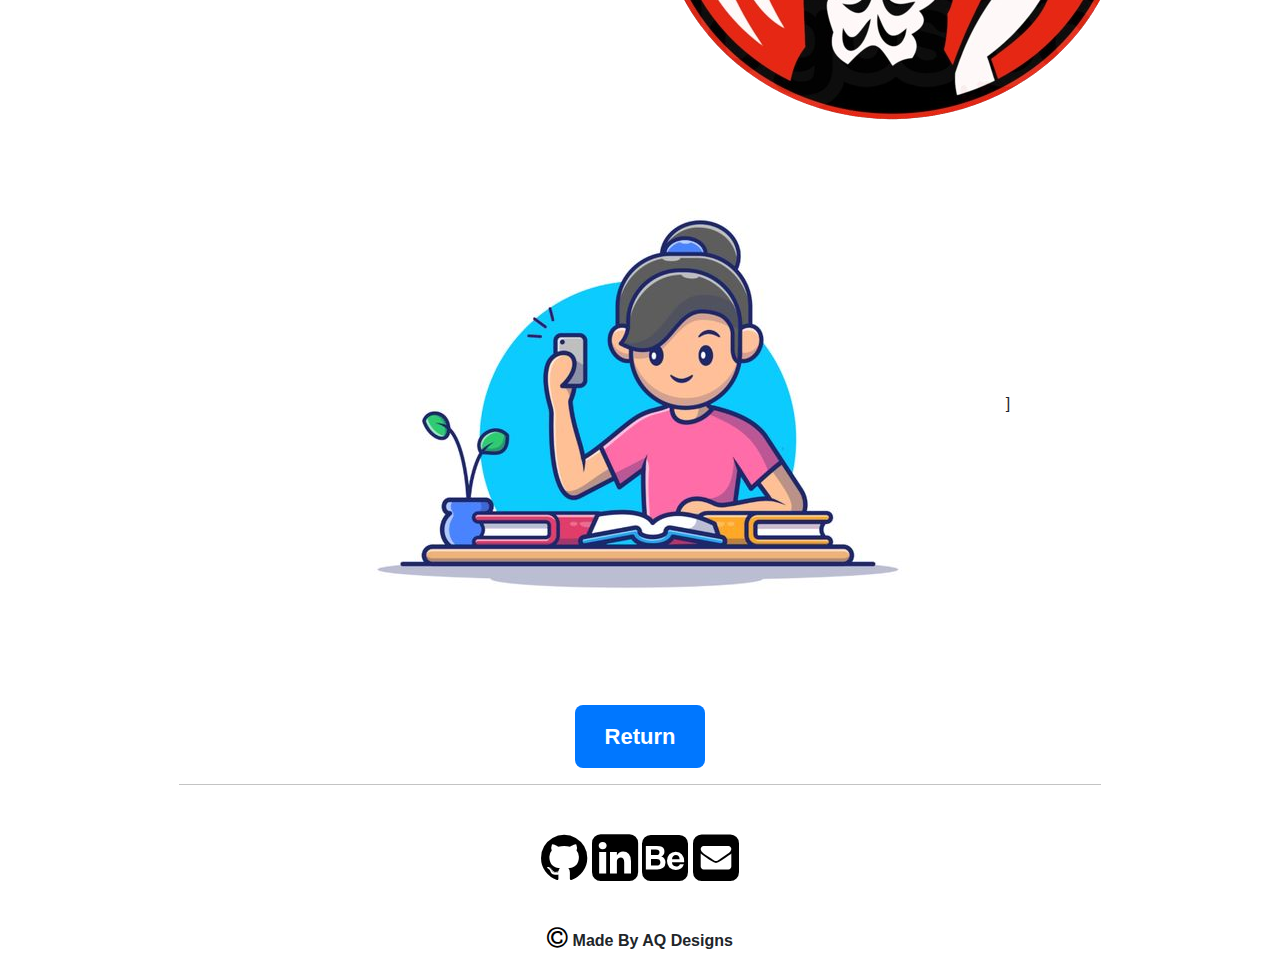
<file: Project1.html>
<!DOCTYPE html>
<html>
<head>
    <link href="https://cdn.jsdelivr.net/npm/bootstrap@5.3.3/dist/css/bootstrap.min.css" rel="stylesheet" integrity="sha384-QWTKZyjpPEjISv5WaRU9OFeRpok6YctnYmDr5pNlyT2bRjXh0JMhjY6hW+ALEwIH" crossorigin="anonymous">
    <link rel="stylesheet" href="Styling.css">
    <script src="https://cdn.jsdelivr.net/npm/bootstrap@5.3.3/dist/js/bootstrap.bundle.min.js" integrity="sha384-YvpcrYf0tY3lHB60NNkmXc5s9fDVZLESaAA55NDzOxhy9GkcIdslK1eN7N6jIeHz" crossorigin="anonymous"></script>
    <meta charset="UTF-8" />
    <link rel="stylesheet" href="https://cdnjs.cloudflare.com/ajax/libs/font-awesome/4.7.0/css/font-awesome.min.css">
    <link rel="stylesheet" href="https://stackpath.bootstrapcdn.com/bootstrap/4.5.2/css/bootstrap.min.css">
    <title>AQ Designs</title>
</head>

<!------------------------------------------------------------------------------------------------------------------------------------------------------------------------------------>
      
        <!--Content Start-->

<body>
<div class="container-xxl"></div>
   <div class="container-xxl" id="p1">
      
    <nav class="navbar bg-body-tertiary bg-white">
        <div class="container-fluid">
          <a class="navbar-brand" href="index.html">
            <img src="Images/D.png" alt="Logo" width="170px" height="170px" class="d-inline-block align-text-center">
            <h4 class="d-inline-block align-text-center">Web Developer</h4>
          </a>
          <ul class="nav justify-content-center">
            <li class="nav-item">
              <a class="nav-link" href="index.html">Home</a>
            </li>
            <li class="nav-item">
              <a class="nav-link active" aria-current="page" href="MyWork.html">My Work</a>
            </li>
            <li class="nav-item">
              <a class="nav-link" href="AboutMe.html">About Me</a>
            </li>
            <li class="nav-item">
              <a class="nav-link" href="Contact.html">Contact</a>
            </li>
          </ul>
        </div>
      </nav>
   </div>
   <div class="navhr"><hr></div>
   
   <body>
    
    <div class="text-center">
    <img src="Images/D.png">
    <img src="Images/Logo2.png">
    <img src="Images/Logo3.png">]
    <img src="Images/Logo4.png">
    <img src="Images/Logo5.png">
    <img src="Images/Logo6.png">
    <img src="Images/Logo7.jpg">]
    
    
    
</div>
<br>
<div class="text-center">
    <a href="MyWork.html" style="color:white;text-decoration: none;"><button class="button1" style="vertical-align:middle">
  
        <span>
          
           <b>Return</b>
          
          </span>
        </button></a>
        </div>
        
   <!------------------------------------------------------------------------------------------------------------------------------------------------------------------------------------>
      
        <!--Footer Start-->     
   
   <div class="text-center">
    <hr>
    
    <a href="https://github.com/AbdulQayumDuPreez" ><i class="fa fa-github" style="font-size:54px"></i></a>
    <a href="www.linkedin.com/in/abdul-qayum-du-preez-45aa602a3" ><i class="fa fa-linkedin-square" style="font-size:54px"></i></a>
    <a href="https://www.behance.net/abdulqdupree" ><i class="fa fa-behance-square" style="font-size:54px"></i></a>
    <a href="mailto:aq.dupreez@icloud.com" ><i class="fa fa-envelope-square" style="font-size:54px"></i></a>
    <br>
    <i class="fa fa-copyright" style="font-size:24px"></i><b>&nbsp;Made By AQ Designs </b>
    
    </div>
    </body>
    </html>
</file>
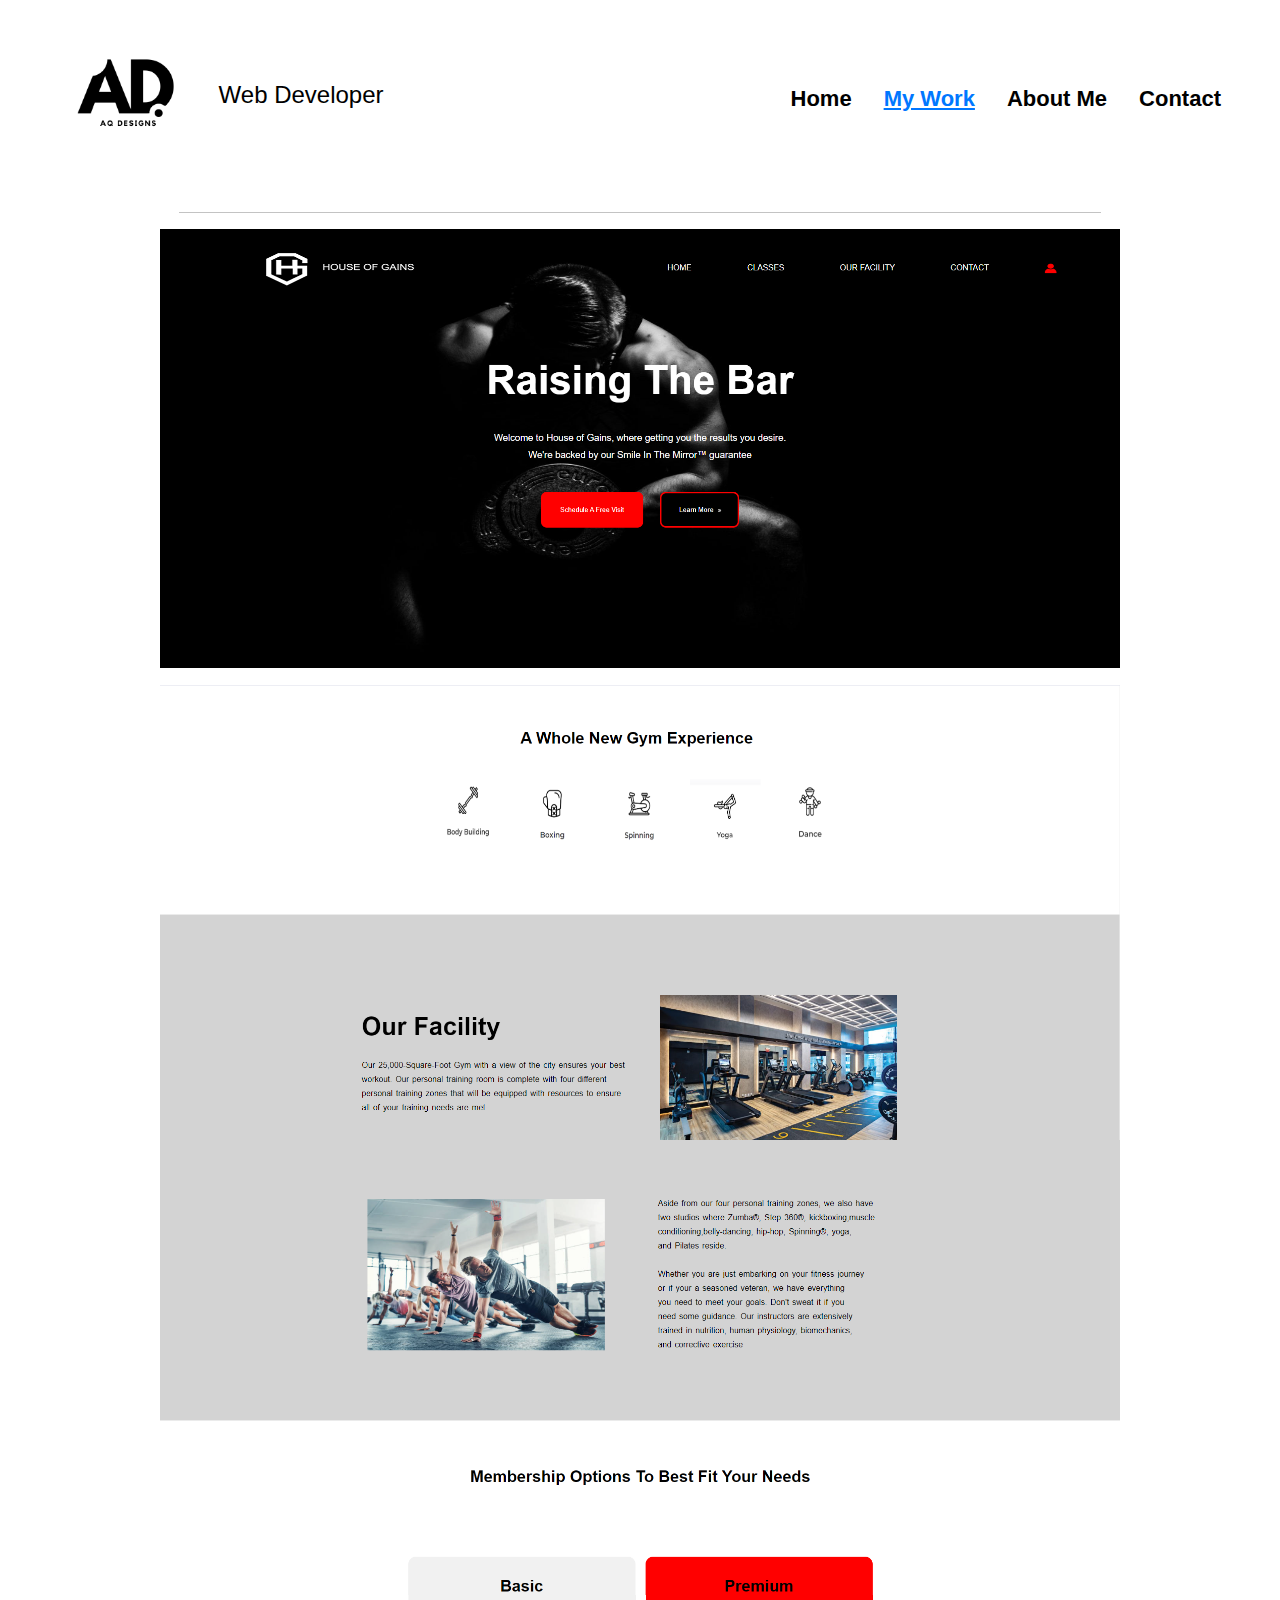
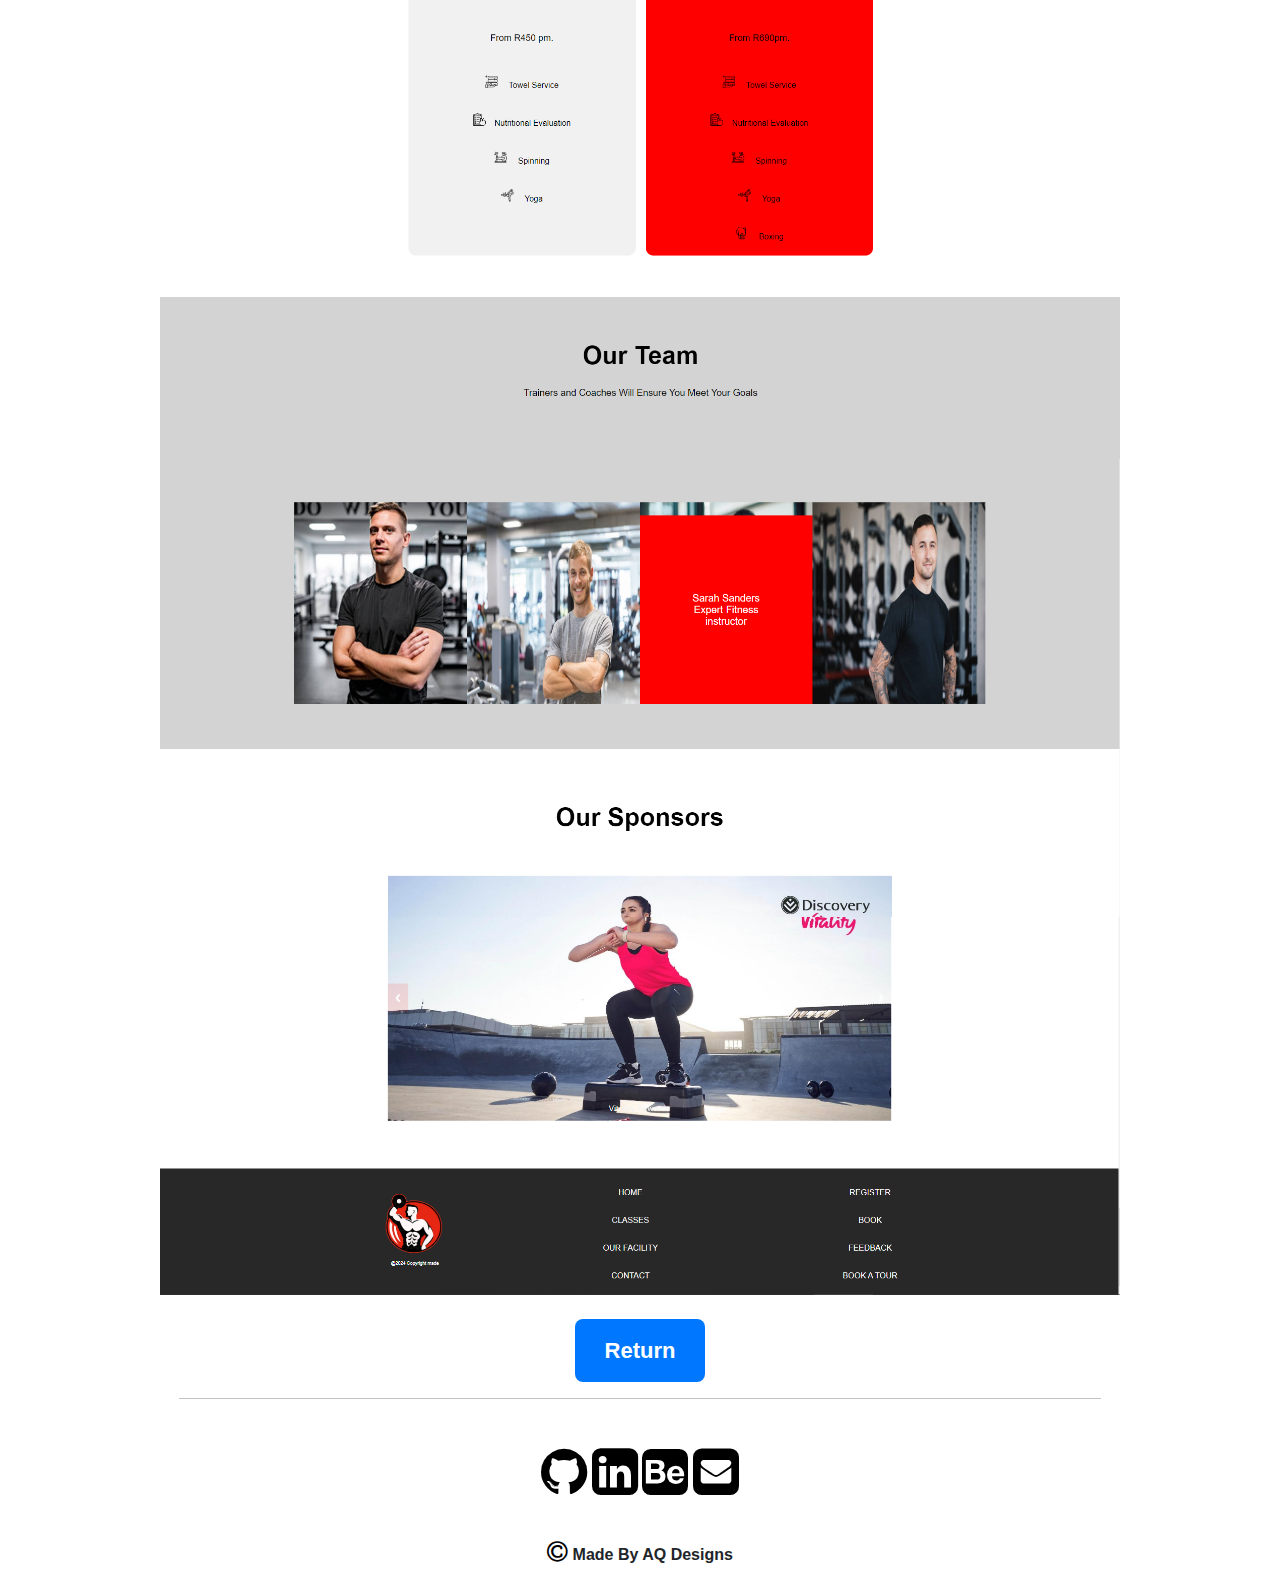
<file: Project2.html>
<!DOCTYPE html>
<html>
<head>
    <link href="https://cdn.jsdelivr.net/npm/bootstrap@5.3.3/dist/css/bootstrap.min.css" rel="stylesheet" integrity="sha384-QWTKZyjpPEjISv5WaRU9OFeRpok6YctnYmDr5pNlyT2bRjXh0JMhjY6hW+ALEwIH" crossorigin="anonymous">
    <link rel="stylesheet" href="Styling.css">
    <script src="https://cdn.jsdelivr.net/npm/bootstrap@5.3.3/dist/js/bootstrap.bundle.min.js" integrity="sha384-YvpcrYf0tY3lHB60NNkmXc5s9fDVZLESaAA55NDzOxhy9GkcIdslK1eN7N6jIeHz" crossorigin="anonymous"></script>
    <meta charset="UTF-8" />
    <link rel="stylesheet" href="https://cdnjs.cloudflare.com/ajax/libs/font-awesome/4.7.0/css/font-awesome.min.css">
    <link rel="stylesheet" href="https://stackpath.bootstrapcdn.com/bootstrap/4.5.2/css/bootstrap.min.css">
    <title>AQ Designs</title>
</head>

<!------------------------------------------------------------------------------------------------------------------------------------------------------------------------------------>
      
        <!--Content Start-->

<body>
    <style>
        .img-center {
          display: block;
          margin-left: auto;
          margin-right: auto;
          max-width: 75%;
        }
      </style>
<div class="container-xxl"></div>
   <div class="container-xxl" id="p1">
      
    <nav class="navbar bg-body-tertiary bg-white">
        <div class="container-fluid">
          <a class="navbar-brand" href="index.html">
            <img src="Images/D.png" alt="Logo" width="170px" height="170px" class="d-inline-block align-text-center">
            <h4 class="d-inline-block align-text-center">Web Developer</h4>
          </a>
          <ul class="nav justify-content-center">
            <li class="nav-item">
              <a class="nav-link" href="index.html">Home</a>
            </li>
            <li class="nav-item">
              <a class="nav-link active" aria-current="page" href="MyWork.html">My Work</a>
            </li>
            <li class="nav-item">
              <a class="nav-link" href="AboutMe.html">About Me</a>
            </li>
            <li class="nav-item">
              <a class="nav-link" href="Contact.html">Contact</a>
            </li>
          </ul>
        </div>
      </nav>
   </div>
   <div class="navhr"><hr></div>
   
   <body>
    
    <div class="text-center">
    <img src="Images/Gym.jpg" class="img-center">
    <img src="Images/gym1.PNG" class="img-center">
    <img src="Images/gym2.PNG" class="img-center">
    <img src="Images/gym3.PNG" class="img-center">
    <img src="Images/gym4.PNG" class="img-center">
    <img src="Images/gym5.PNG" class="img-center">
    
</div>
<br>
<div class="text-center">
    <a href="MyWork.html" style="color:white;text-decoration: none;"><button class="button1" style="vertical-align:middle">
  
        <span>
          
           <b>Return</b>
          
          </span>
        </button></a>
        </div>
        
<!------------------------------------------------------------------------------------------------------------------------------------------------------------------------------------>
      
        <!-- Footer Start--> 
   
   <div class="text-center">
    <hr>
    
    <a href="https://github.com/AbdulQayumDuPreez" ><i class="fa fa-github" style="font-size:54px"></i></a>
    <a href="www.linkedin.com/in/abdul-qayum-du-preez-45aa602a3" ><i class="fa fa-linkedin-square" style="font-size:54px"></i></a>
    <a href="https://www.behance.net/abdulqdupree" ><i class="fa fa-behance-square" style="font-size:54px"></i></a>
    <a href="mailto:aq.dupreez@icloud.com" ><i class="fa fa-envelope-square" style="font-size:54px"></i></a>
    <br>
    <i class="fa fa-copyright" style="font-size:24px"></i><b>&nbsp;Made By AQ Designs </b>
    
    </div>
    </body>
    </html>
</file>
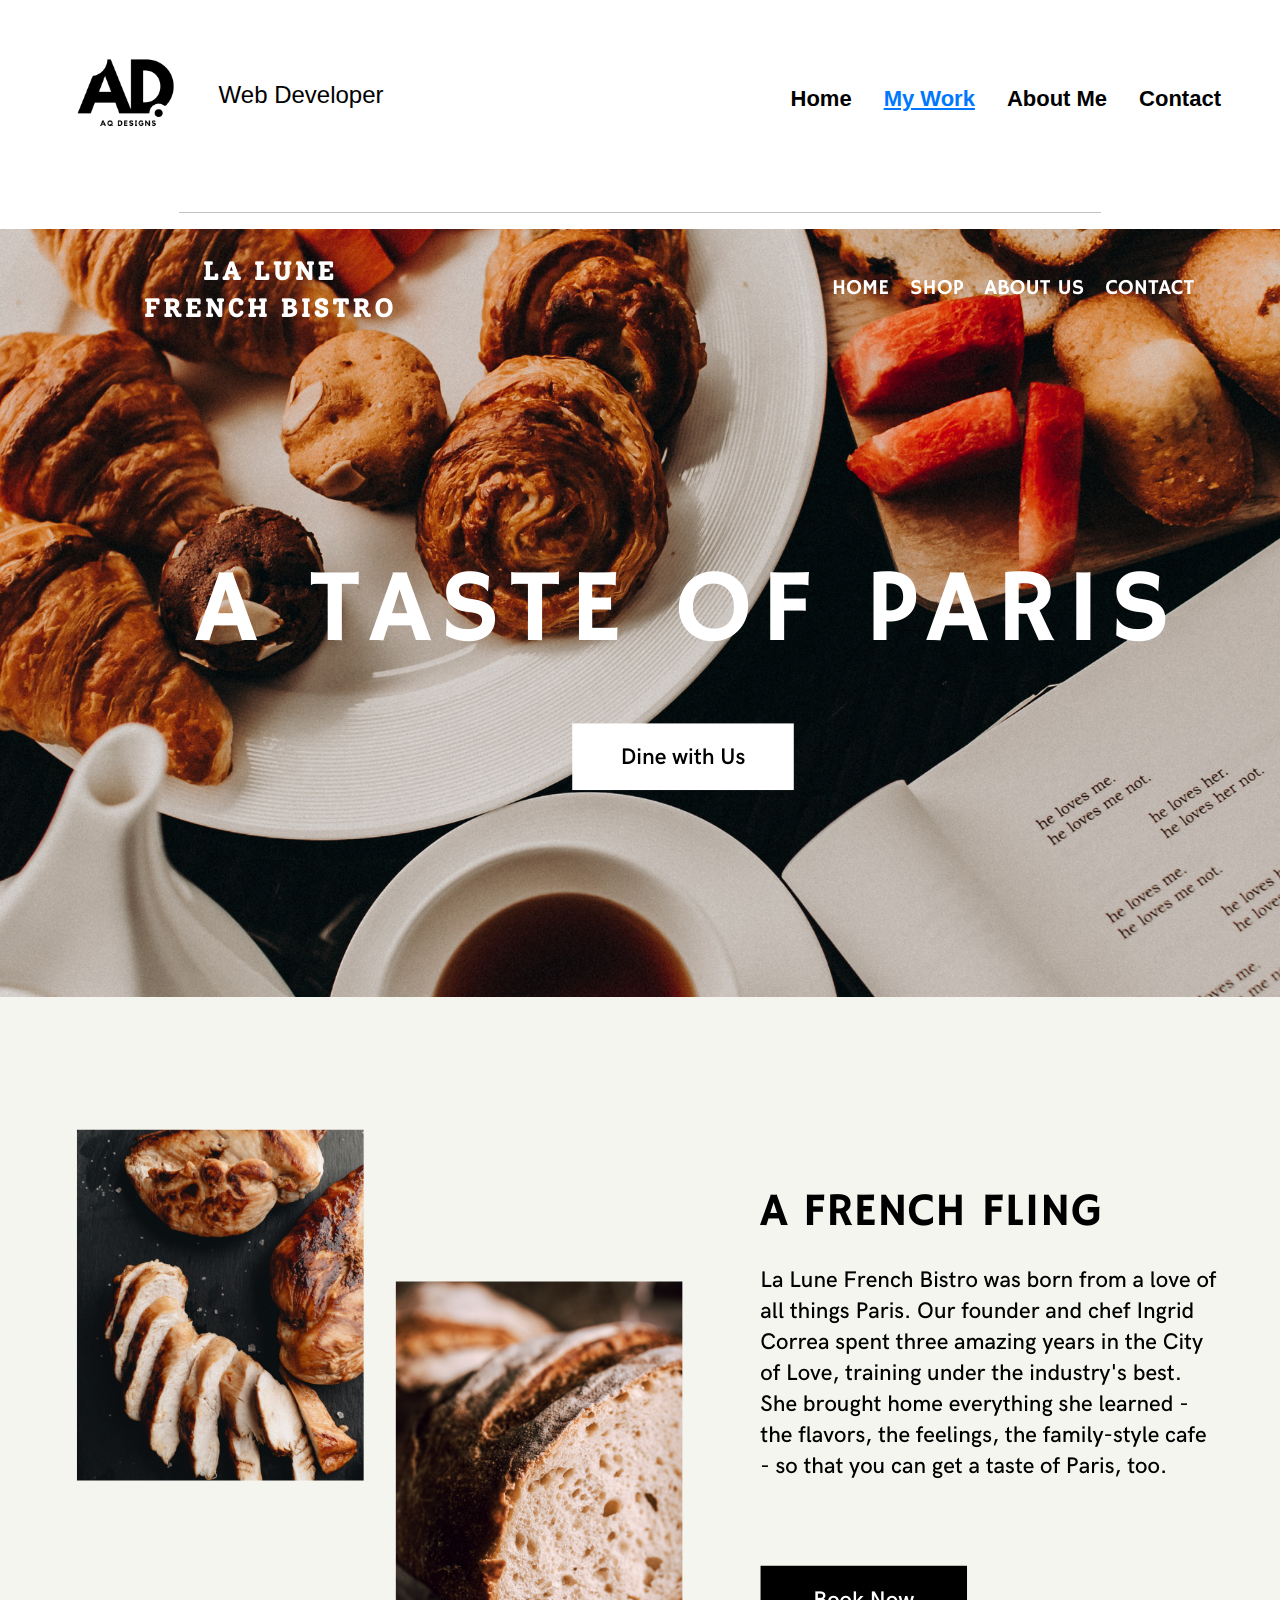
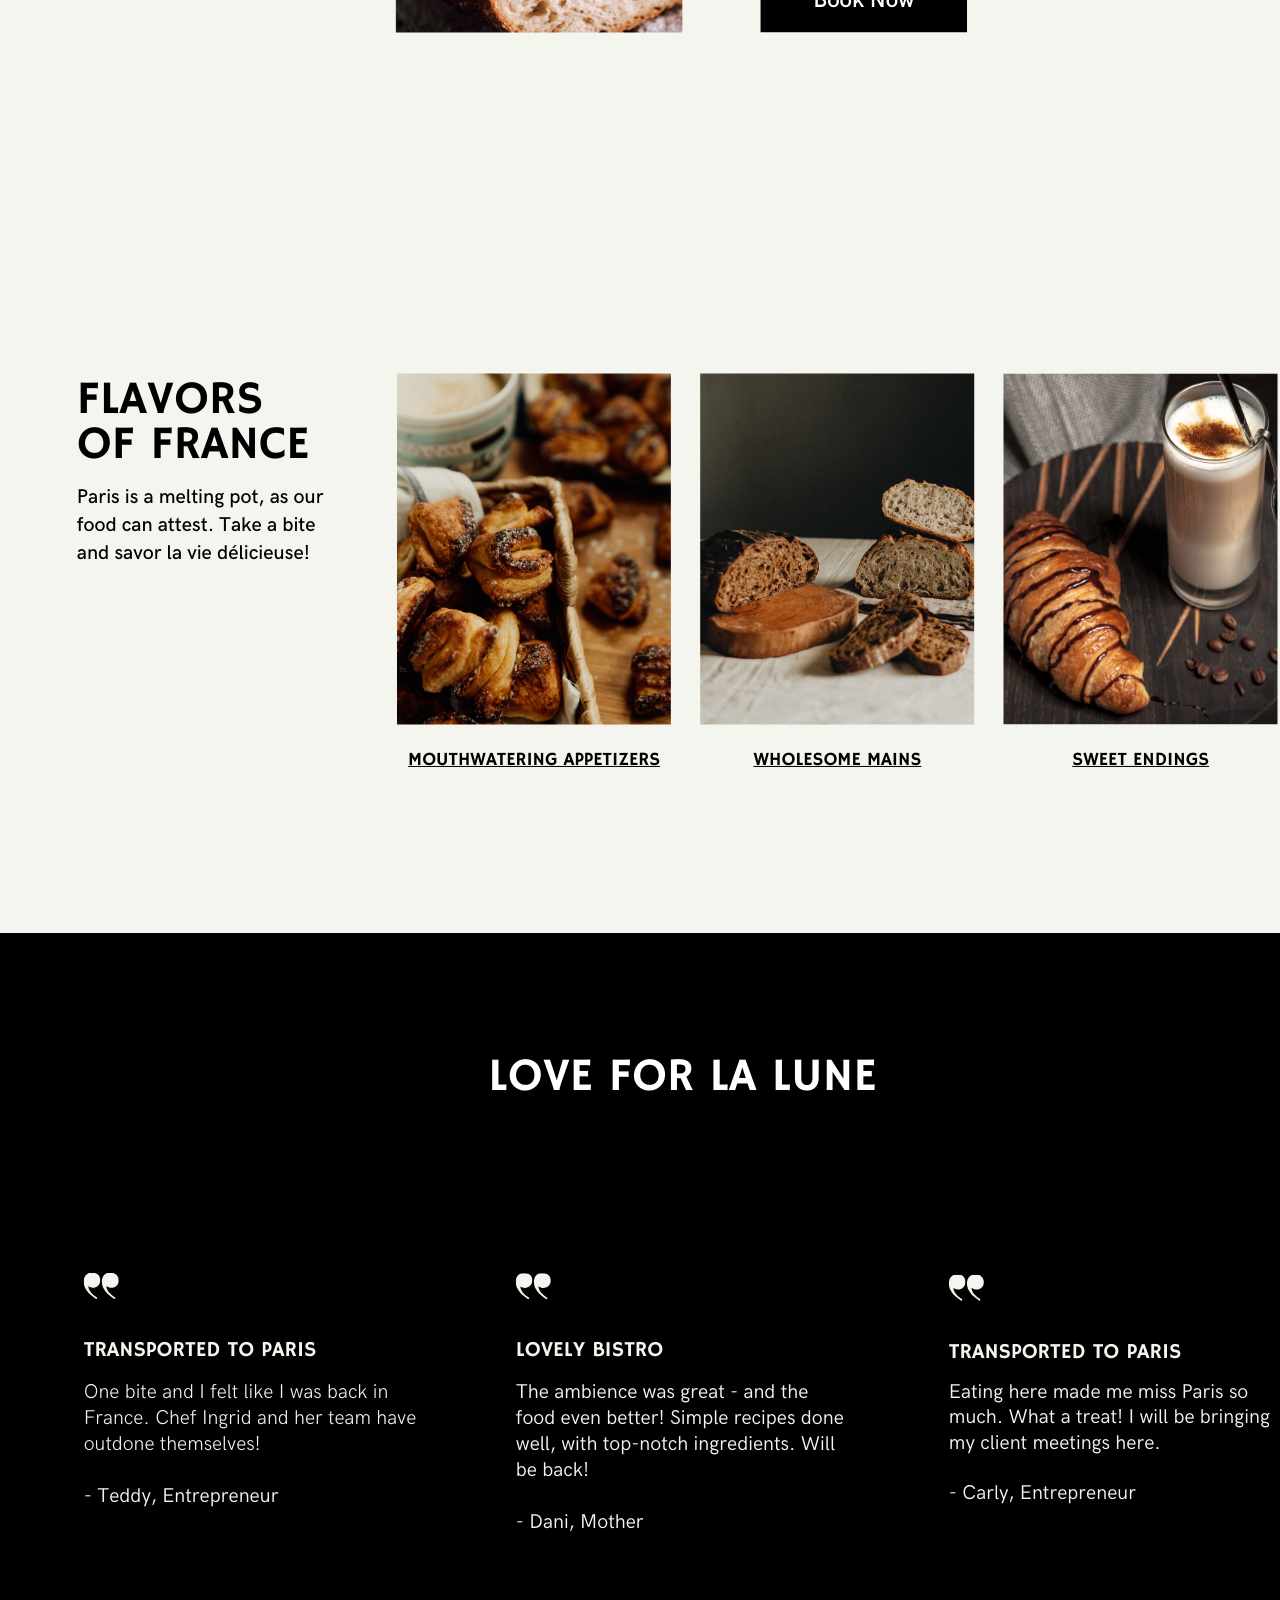
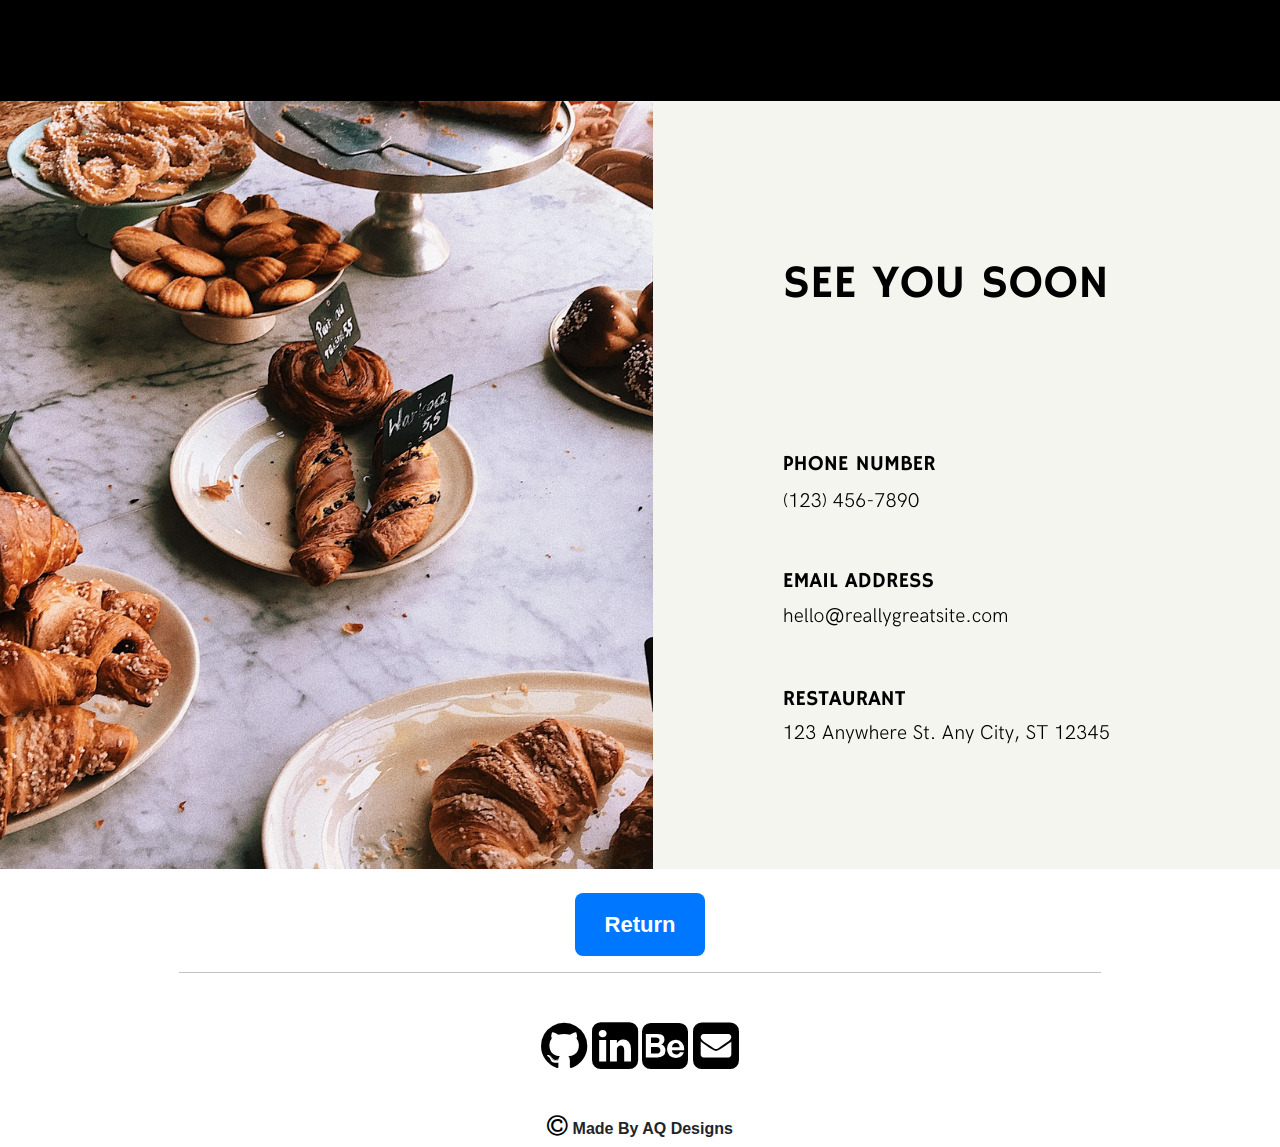
<file: Project4.html>
<!DOCTYPE html>
<html>
<head>
    <link href="https://cdn.jsdelivr.net/npm/bootstrap@5.3.3/dist/css/bootstrap.min.css" rel="stylesheet" integrity="sha384-QWTKZyjpPEjISv5WaRU9OFeRpok6YctnYmDr5pNlyT2bRjXh0JMhjY6hW+ALEwIH" crossorigin="anonymous">
    <link rel="stylesheet" href="Styling.css">
    <script src="https://cdn.jsdelivr.net/npm/bootstrap@5.3.3/dist/js/bootstrap.bundle.min.js" integrity="sha384-YvpcrYf0tY3lHB60NNkmXc5s9fDVZLESaAA55NDzOxhy9GkcIdslK1eN7N6jIeHz" crossorigin="anonymous"></script>
    <meta charset="UTF-8" />
    <link rel="stylesheet" href="https://cdnjs.cloudflare.com/ajax/libs/font-awesome/4.7.0/css/font-awesome.min.css">
    <link rel="stylesheet" href="https://stackpath.bootstrapcdn.com/bootstrap/4.5.2/css/bootstrap.min.css">
    <title>AQ Designs</title>
</head>

<!------------------------------------------------------------------------------------------------------------------------------------------------------------------------------------>
      
        <!--Content Start-->
        
<body>
<div class="container-xxl"></div>
   <div class="container-xxl" id="p1">
      
    <nav class="navbar bg-body-tertiary bg-white">
        <div class="container-fluid">
          <a class="navbar-brand" href="index.html">
            <img src="Images/D.png" alt="Logo" width="170px" height="170px" class="d-inline-block align-text-center">
            <h4 class="d-inline-block align-text-center">Web Developer</h4>
          </a>
          <ul class="nav justify-content-center">
            <li class="nav-item">
              <a class="nav-link" href="index.html">Home</a>
            </li>
            <li class="nav-item">
              <a class="nav-link active" aria-current="page" href="MyWork.html">My Work</a>
            </li>
            <li class="nav-item">
              <a class="nav-link" href="AboutMe.html">About Me</a>
            </li>
            <li class="nav-item">
              <a class="nav-link" href="Contact.html">Contact</a>
            </li>
          </ul>
        </div>
      </nav>
   </div>
   <div class="navhr"><hr></div>
   
   <body>
    
    <div class="text-center">
    <img src="Images/Home.png">
    <img src="Images/Our Story.png">
    <img src="Images/Our Menu.png">
    <img src="Images/Our Customers.png">
    <img src="Images/Visit Us.png">
</div>
<br>
<div class="text-center">
    <a href="MyWork.html" style="color:white;text-decoration: none;"><button class="button1" style="vertical-align:middle">
  
        <span>
          
           <b>Return</b>
          
          </span>
        </button></a>
        </div>
        
 <!------------------------------------------------------------------------------------------------------------------------------------------------------------------------------------>
      
        <!--Footer Start-->       
   
   <div class="text-center">
    <hr>
    
    <a href="https://github.com/AbdulQayumDuPreez" ><i class="fa fa-github" style="font-size:54px"></i></a>
    <a href="www.linkedin.com/in/abdul-qayum-du-preez-45aa602a3" ><i class="fa fa-linkedin-square" style="font-size:54px"></i></a>
    <a href="https://www.behance.net/abdulqdupree" ><i class="fa fa-behance-square" style="font-size:54px"></i></a>
    <a href="mailto:aq.dupreez@icloud.com" ><i class="fa fa-envelope-square" style="font-size:54px"></i></a>
    <br>
    <i class="fa fa-copyright" style="font-size:24px"></i><b>&nbsp;Made By AQ Designs </b>
    
    </div>
    </body>
    </html>
</file>
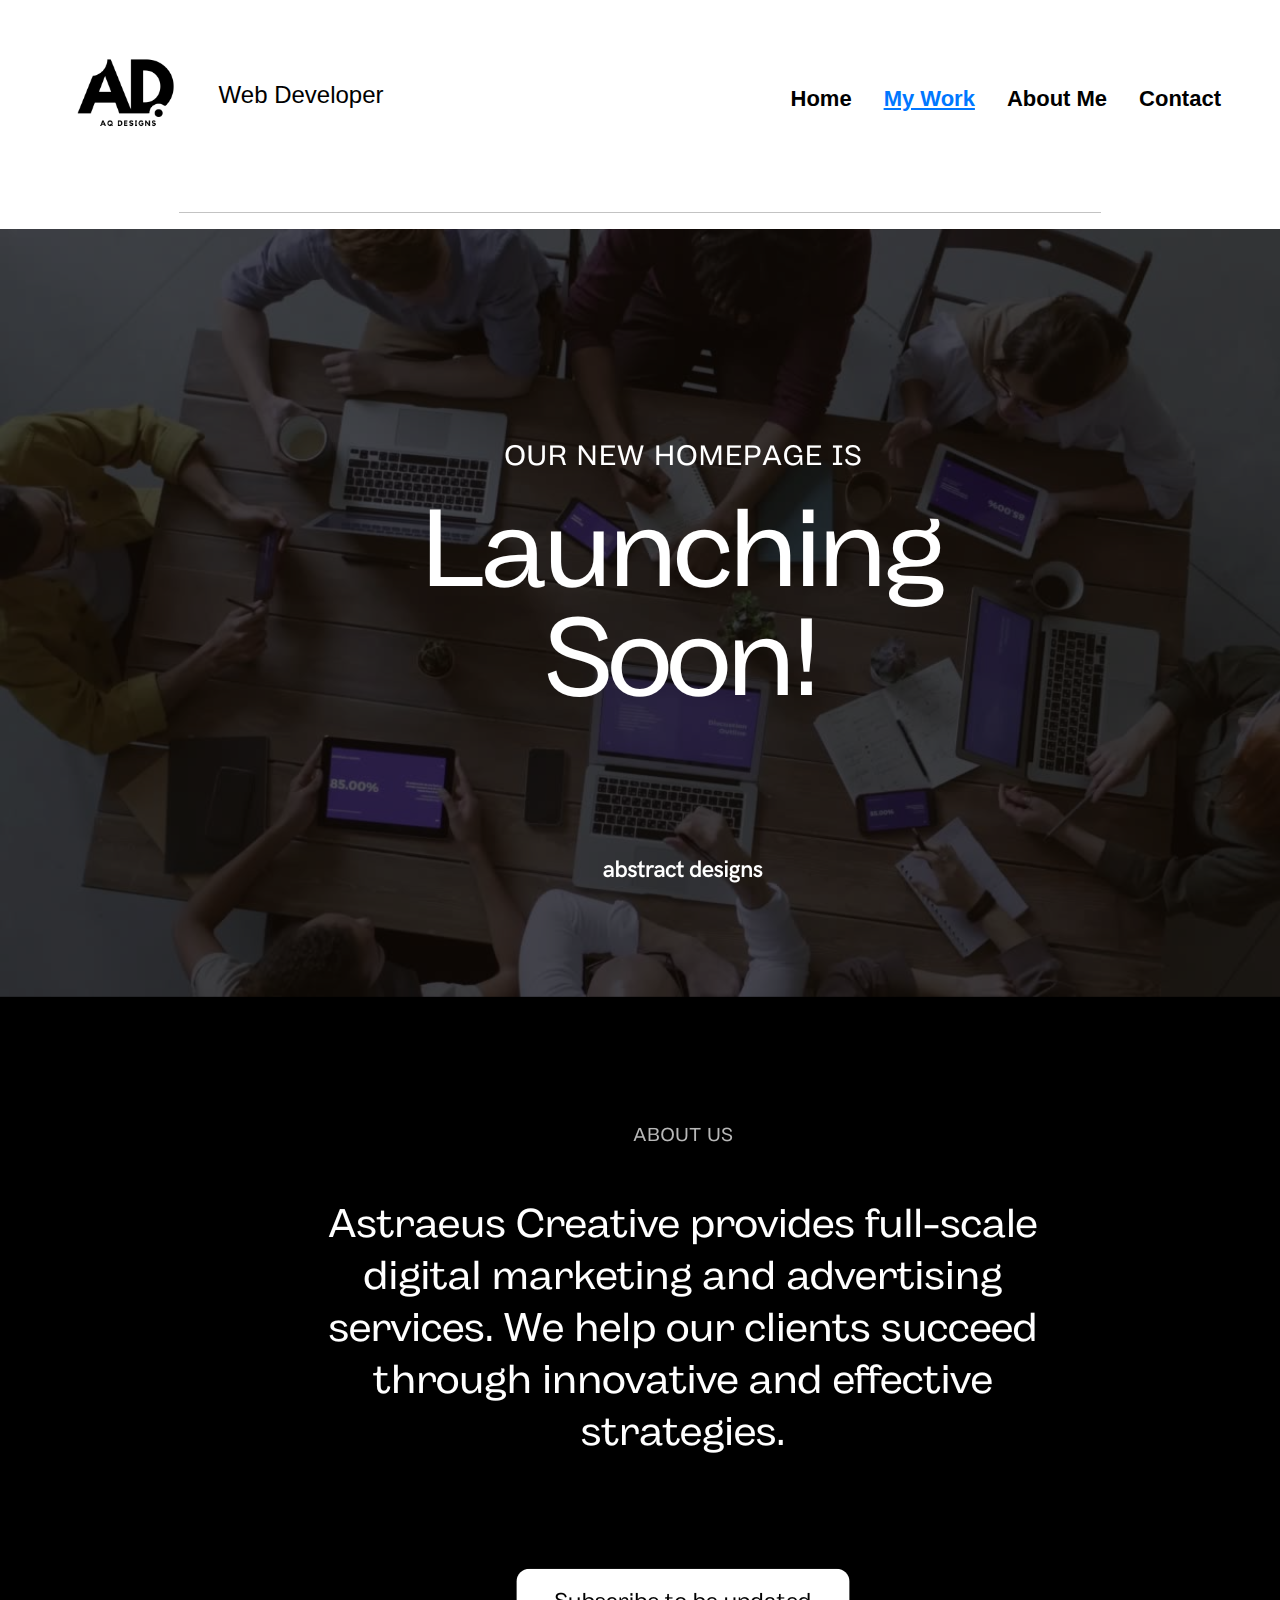
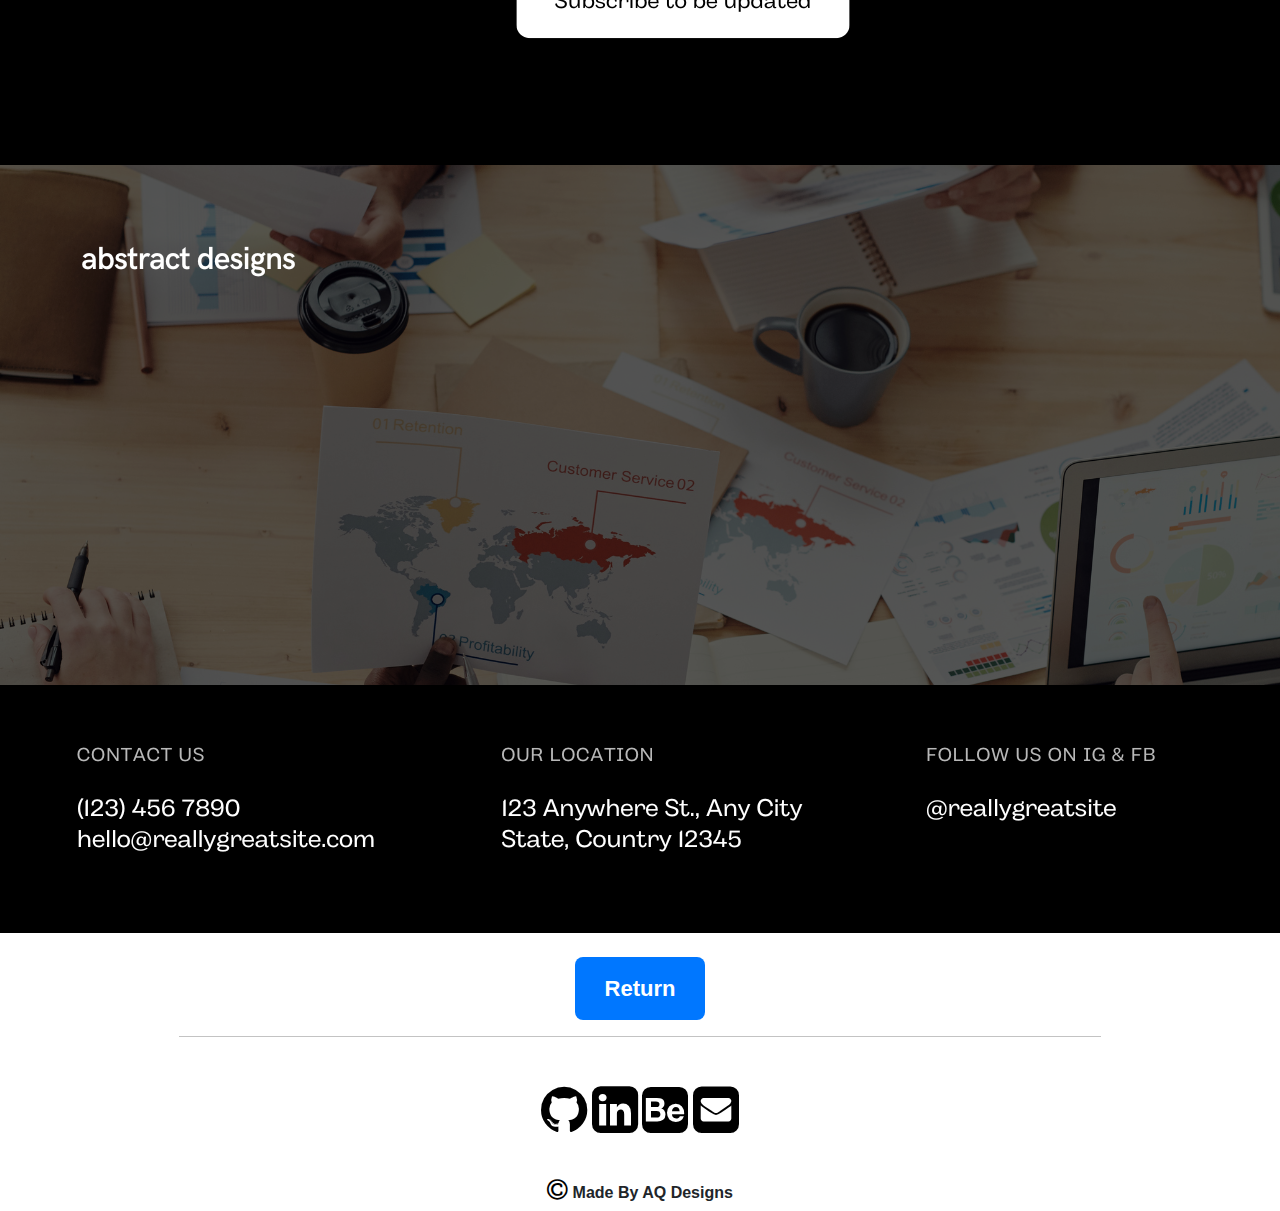
<file: Project5.html>
<!DOCTYPE html>
<html>
<head>
    <link href="https://cdn.jsdelivr.net/npm/bootstrap@5.3.3/dist/css/bootstrap.min.css" rel="stylesheet" integrity="sha384-QWTKZyjpPEjISv5WaRU9OFeRpok6YctnYmDr5pNlyT2bRjXh0JMhjY6hW+ALEwIH" crossorigin="anonymous">
    <link rel="stylesheet" href="Styling.css">
    <script src="https://cdn.jsdelivr.net/npm/bootstrap@5.3.3/dist/js/bootstrap.bundle.min.js" integrity="sha384-YvpcrYf0tY3lHB60NNkmXc5s9fDVZLESaAA55NDzOxhy9GkcIdslK1eN7N6jIeHz" crossorigin="anonymous"></script>
    <meta charset="UTF-8" />
    <link rel="stylesheet" href="https://cdnjs.cloudflare.com/ajax/libs/font-awesome/4.7.0/css/font-awesome.min.css">
    <link rel="stylesheet" href="https://stackpath.bootstrapcdn.com/bootstrap/4.5.2/css/bootstrap.min.css">
    <title>AQ Designs</title>
</head>

<!------------------------------------------------------------------------------------------------------------------------------------------------------------------------------------>
      
        <!--Content Start-->

<body>
<div class="container-xxl"></div>
   <div class="container-xxl" id="p1">
      
    <nav class="navbar bg-body-tertiary bg-white">
        <div class="container-fluid">
          <a class="navbar-brand" href="index.html">
            <img src="Images/D.png" alt="Logo" width="170px" height="170px" class="d-inline-block align-text-center">
            <h4 class="d-inline-block align-text-center">Web Developer</h4>
          </a>
          <ul class="nav justify-content-center">
            <li class="nav-item">
              <a class="nav-link" href="index.html">Home</a>
            </li>
            <li class="nav-item">
              <a class="nav-link active" aria-current="page" href="MyWork.html">My Work</a>
            </li>
            <li class="nav-item">
              <a class="nav-link" href="AboutMe.html">About Me</a>
            </li>
            <li class="nav-item">
              <a class="nav-link" href="Contact.html">Contact</a>
            </li>
          </ul>
        </div>
      </nav>
   </div>
   <div class="navhr"><hr></div>
   
   <body>
    
    <div class="text-center">
    <img src="Images/Home2.png">
    <img src="Images/About.png">
    <img src="Images/Contact.png">
    
</div>
<br>
<div class="text-center">
    <a href="MyWork.html" style="color:white;text-decoration: none;"><button class="button1" style="vertical-align:middle">
  
        <span>
          
           <b>Return</b>
          
          </span>
        </button></a>
        </div>
        
<!------------------------------------------------------------------------------------------------------------------------------------------------------------------------------------>
      
        <!--Footer Start-->        
   
   <div class="text-center">
    <hr>
    
    <a href="https://github.com/AbdulQayumDuPreez" ><i class="fa fa-github" style="font-size:54px"></i></a>
    <a href="www.linkedin.com/in/abdul-qayum-du-preez-45aa602a3" ><i class="fa fa-linkedin-square" style="font-size:54px"></i></a>
    <a href="https://www.behance.net/abdulqdupree" ><i class="fa fa-behance-square" style="font-size:54px"></i></a>
    <a href="mailto:aq.dupreez@icloud.com" ><i class="fa fa-envelope-square" style="font-size:54px"></i></a>
    <br>
    <i class="fa fa-copyright" style="font-size:24px"></i><b>&nbsp;Made By AQ Designs </b>
    
    </div>
    </body>
    </html>
</file>
<file: Styling.css>
.navbar-brand:hover{

  opacity: 0.6;

}
.nav-link {

  color:black;
  font-size: 22px;
  font-weight: 600;
  transition: font-size 0.5s font-weight 0.5s;
  
}
.nav-link:hover{

  color:#0077ff;
  font-size: 24px;
  font-weight: 650;
  transition-timing-function: linear;

}
.nav-link.active{

  color:#0077ff;
  text-decoration: underline;
  font-size: 22px;
  font-weight: 600;
  transition: font-size 0.5s font-weight 0.5s;
}
.nav-link.active:hover{

    font-size: 24px;
    font-weight: 650;
    transition-timing-function: linear;

}

hr{
  width:72%;
  position: relative;
  margin: auto;
  background-color: rgb(22, 22, 22);
}

/*--------------Banner------------------*/

.content-width {

  width: 72%;
  margin: 0 auto;

}

.content-width1 {

  width: 60%;
  margin: 0 auto;

}

.slideshow {

  position: relative;
  width: 100%;
  height: 790px;
  display: flex;
  flex-direction: column;
  justify-content: space-around;

}

.slideshow-items {

  position: relative;
  width: 100%;
  height: 330px;

}

.item {

  position: absolute;
  width: 100%;
  height: auto;

}

.item-image-container {

  position: relative;
  width: 42%;

}

.item-image-container::before {

  content: '';
  position: absolute;
  top: -1px;
  left: 0;
  width: 101%;
  height: 790px;
  opacity: 0;
  z-index: 1;

}

.item-image {

  position: relative;
  width: 100%;
  height: 530px;
  left:10%;
  opacity: 0;
  display: block;
  border-radius: 8px;
  /* transition: property name | duration | timing-function | delay  */
  transition: opacity .3s ease-out .45s;

}

.item.active .item-image {

  opacity: 1;

}

.item.active .item-image-container::before {

  opacity: 0.8;

}

.item-description {

  position: absolute;
  top: 8em;
  right: -2.8%;
  width: 50%;
  padding-right: 4%;
  line-height: 1.5;
  font-size: 2em;
  color: black;
  font-style: italic;
  text-justify: auto;

}

/* ----------------------Staggered Vertical Items --------------------------------*/

.item-header {

  position: absolute;
  top: 5px;
  left: 52%;
  z-index: 100;

}

.item-header .vertical-part {

  margin: 0 -4px;
  font-family: 'Montserrat', sans-serif;
  -webkit-font-smoothing: auto;
  font-size: 7vw;
  color:black;

}

.vertical-part {

  overflow: hidden;
  display: inline-block;
  font-family: Arial ;
  font-style: normal;

}

.vertical-part b {

  display: inline-block;
  transform: translateY(100%);

}

.item-header .vertical-part b {

  transition: .5s;

}

.item-description .vertical-part b {

  transition: .21s;

}

.item.active .item-header .vertical-part b {

  transform: translateY(0);

}

.item.active .item-description .vertical-part b {

  transform: translateY(0);

}

/* Controls ----------------------------------------------------------------------*/

.controls {

  position: relative;
  text-align: right;
  margin-right: 50px;
  z-index: 1000;
  
}

.controls ul {

  list-style: none;

}

.controls ul li {

  display: inline-block;
  width: 15px;
  height: 15px;
  margin: 3px;
  background:#bdbdd5;;
  cursor: pointer;

}

.controls ul li.active {

  background:#0077ff;

}

.vertical-part-bottom {

  overflow: hidden;
  display: inline-block;
  
}

.button1 {

  display: inline-block;
  background-color: #0077ff;
  border-radius:8px;
  border: none;
  color: #FFFFFF;
  padding: 15px 30px;
  font-size: 22px;
  transition: all 0.5s;
  cursor: pointer;
  margin: 0;
  right:0;

}

.button1 span {

  cursor: pointer;
  display: inline-block;
  position: relative;
  transition: 0.5s;

}

.button1 span:after {

  content: '\00bb';
  position: absolute;
  opacity: 0;
  top: 0;
  right: -20px;
  transition: 0.5s;

}

.button1:hover span {

  padding-right: 15px;

}

.button1:hover span:after {

  opacity: 1;
  right: 0;
        
}
.text-center i{

  padding-top: 30px;
  padding-bottom: 10px;
  color: black;
  
}
.text-center i:hover{

  color: #0077ff;

}

.mb-3{
  padding-top: 30px;
}
.row {
  padding-top: 30px;
}

.d-grid {
  padding-top: 30px;
  padding-bottom: 60px;
}

.btn-primary{
  background-color: #222222;
}
.btn-primary:hover{
  background-color: #0077ff;
}

/* About Me Styling*/

.hero {
  text-align: center;
  padding: 60px 20px;
  background-color: #007BFF; /* Primary color */
  color: white;
  border-radius: 12px;
  box-shadow: 0 4px 20px rgba(0, 0, 0, 0.3);
  margin: 20px auto; /* Center the hero section */
  width: 70%; /* Set hero width to 70% */
}
.hero h1 {
  font-size: 2.5em;
  margin-bottom: 10px;
  opacity: 0;
  transform: translateY(-20px);
  animation: slideIn 0.6s forwards; /* Animation */
}
.hero p {
  font-size: 1.2em;
  opacity: 0;
  transform: translateY(-20px);
  animation: slideIn 0.8s forwards; /* Animation */
}
.profile-image {
  border-radius: 50%;
  width: 180px; /* Adjust size as needed */
  height: 180px; /* Adjust size as needed */
  object-fit: cover;
  margin: 20px 0;
  border: 4px solid white; /* Optional: Add a border */
  box-shadow: 0 2px 10px rgba(0, 0, 0, 0.2);
}

.background-section {

  border-radius: 12px;
  padding: 40px 20px;
  box-shadow: 0 2px 10px rgba(0, 0, 0, 0.1);
  margin: 20px 0;
  transition: transform 0.3s, box-shadow 0.3s;
}
.background-section:hover {
  transform: translateY(-5px);
  box-shadow: 0 4px 20px rgba(0, 0, 0, 0.2);
}
.hover-section {
  background-color: white;
  border-radius: 12px;
  margin: 20px 0;
  padding: 20px;
  transition: transform 0.3s, box-shadow 0.3s;
  box-shadow: 0 2px 5px rgba(0, 0, 0, 0.1);
}
.hover-section:hover {
  transform: translateY(-5px); /* Pop-out effect */
  box-shadow: 0 4px 15px rgba(0, 0, 0, 0.2);
}
.section-heading {
  font-size: 1.5em;
  margin-bottom: 10px;
  color: #007BFF; /* Match with your brand color */
  text-align: center;
}
.education-section {
  text-align: center;
  margin: 40px 0;
}
.card {
  perspective: 1000px;
}
.card-inner {
  position: relative;
  width: 100%;
  height: 200px; /* Adjust height as needed */
  transition: transform 1.5s;
  transform-style: preserve-3d;
  border-radius: 12px;
  box-shadow: 0 2px 10px rgba(0, 0, 0, 0.2);
}
.card:hover .card-inner {
  transform: rotateY(180deg);
}
.card-front, .card-back {
  position: absolute;
  width: 100%;
  height: 100%;
  backface-visibility: hidden;
  border-radius: 12px;
}
.card-front {
  background-size: cover;
  background-position: center;
}
.card-back {
  background-color: #ffffff;
  display: flex;
  justify-content: center;
  align-items: center;
  flex-direction: column;
  padding: 20px;
  text-align: center;
  transform: rotateY(180deg);
}
.skills-section {
  text-align: center;
  margin: 40px 0;
}
.skills-card {
  background-color: #fff;
  border-radius: 12px;
  padding: 20px;
  margin: 10px;
  transition: transform 2s, box-shadow 0.3s;
  box-shadow: 0 2px 5px rgba(0, 0, 0, 0.1);
}
.skills-card:hover {
  transform: translateY(-5px);
  box-shadow: 0 4px 15px rgba(0, 0, 0, 0.2);
}
@keyframes slideIn {
  from {
      opacity: 0;
      transform: translateY(-30px);
  }
  to {
      opacity: 1;
      transform: translateY(0);
  }
}

/* My Work Styling*/
 /* Parallax Effect */
 
 .parallax {
  background-image: url('Images/background.jpg'); /* Your background image */
  height: 88vh;
  max-width: 72%;
  margin: auto;
  background-attachment: fixed;
  background-size: cover;
  background-position: center;
  position: relative;
}

.parallax-content {
  position: absolute;
  top: 50%;
  left: 50%;
  transform: translate(-50%, -50%);
  color: white;
  text-align: center;
  font-size: 3rem;
  font-weight: bold;
}

/* Project Grid */
.project-card {
  transition: transform 0.3s ease, box-shadow 0.3s ease;
  position: relative;
}

.project-card:hover {
  transform: scale(1.05);
  box-shadow: 0 10px 20px rgba(0, 0, 0, 0.2);
}

.project-card img {
  width: 100%;
  height: 250px;
  object-fit: cover;
}

.project-card .card-body {
  padding: 15px;
}

/* Slideshow Styling */
.carousel-item img {
  height: 500px;
  object-fit: cover;
}
 /* Responsive Design */
 @media (max-width: 768px) {
  .parallax-content {
      font-size: 2rem;
  }

  .project-card img {
      height: 200px;
  }

  .carousel-item img {
      height: 400px;
  }
}
</file>
